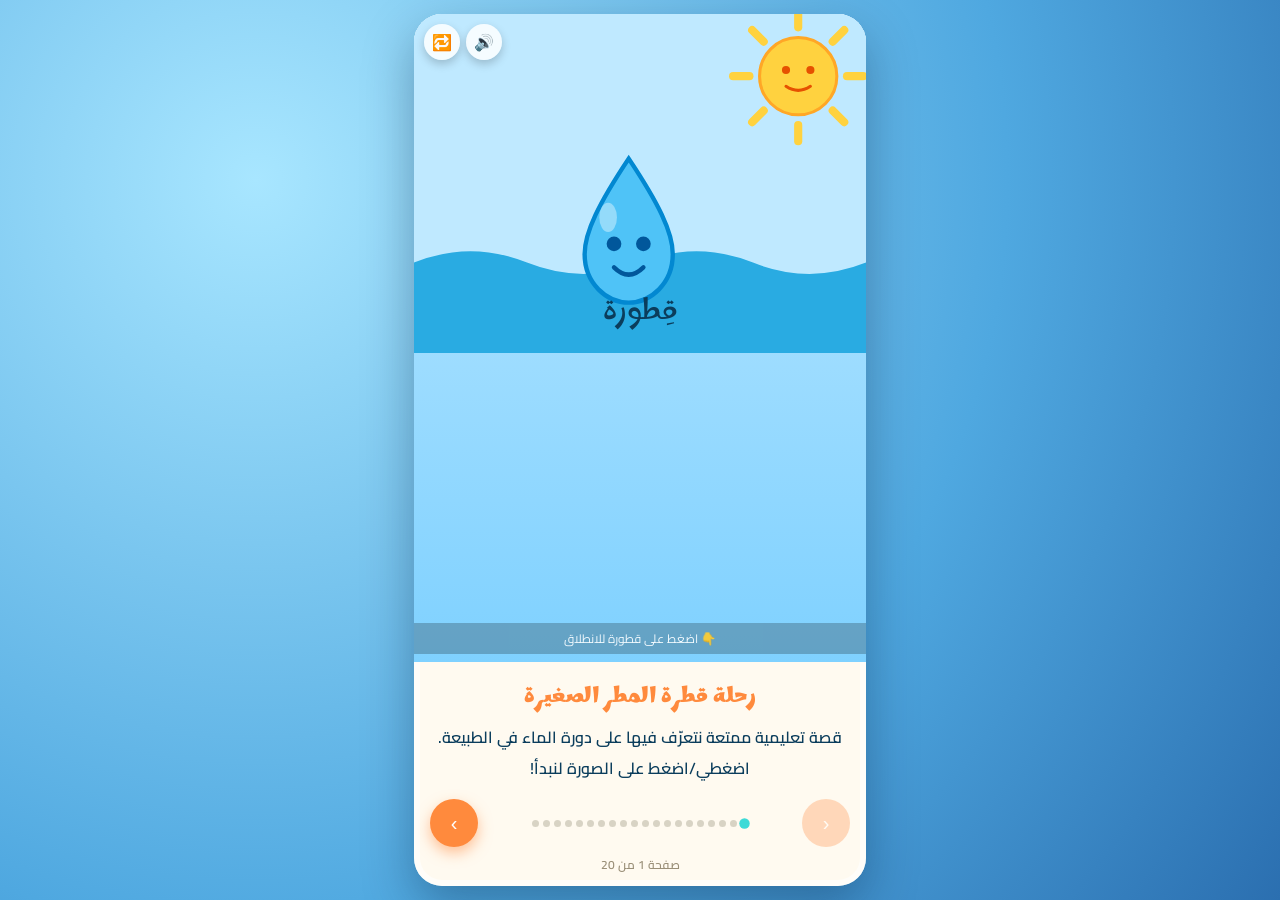
<file: story4/index.html>
<!DOCTYPE html>
<html lang="ar" dir="rtl">
<head>
<meta charset="UTF-8">
<meta name="viewport" content="width=device-width, initial-scale=1.0">
<title>رحلة قطرة المطر الصغيرة</title>
<link rel="preconnect" href="https://fonts.googleapis.com">
<link href="https://fonts.googleapis.com/css2?family=Marhey:wght@400;700&family=Cairo:wght@400;600;800&display=swap" rel="stylesheet">
<style>
  :root{
    --ink:#0b3d5c;
    --paper:#fffaf0;
    --accent:#ff8a3d;
    --accent2:#3ddad7;
  }
  *{box-sizing:border-box;}
  html,body{margin:0;padding:0;height:100%;}
  body{
    font-family:'Cairo',sans-serif;
    display:flex;
    align-items:center;
    justify-content:center;
    min-height:100vh;
    background:radial-gradient(circle at 20% 20%, #a8e6ff, #4fa8e0 60%, #2b6fb0);
    overflow:hidden;
    -webkit-tap-highlight-color: transparent;
  }
  .app{
    width:100%;
    max-width:480px;
    height:100vh;
    max-height:900px;
    padding:14px;
    display:flex;
  }
  .book{
    position:relative;
    width:100%;
    background:var(--paper);
    border-radius:28px;
    box-shadow:0 20px 50px rgba(0,30,60,0.35), inset 0 0 0 6px rgba(255,255,255,0.6);
    display:flex;
    flex-direction:column;
    overflow:hidden;
    transition:background 0.6s ease;
  }
  .stage-wrap{
    position:relative;
    flex:1 1 55%;
    min-height:0;
    overflow:hidden;
    transition:background 0.7s ease;
  }
  .stage-wrap svg{
    width:100%;
    height:100%;
    display:block;
  }
  .hint{
    position:absolute;
    bottom:8px;
    left:0;
    right:0;
    text-align:center;
    font-family:'Cairo',sans-serif;
    font-size:12px;
    color:#fff;
    background:rgba(0,0,0,0.25);
    padding:4px 0;
    opacity:0.9;
    pointer-events:none;
  }
  .textbox{
    flex:0 0 auto;
    padding:16px 20px 6px;
    text-align:center;
  }
  .page-title{
    font-family:'Marhey',sans-serif;
    font-weight:700;
    font-size:22px;
    color:var(--accent);
    margin:0 0 6px;
  }
  .page-text{
    font-size:16px;
    line-height:1.9;
    color:var(--ink);
    margin:0;
    font-weight:600;
  }
  .controls{
    display:flex;
    align-items:center;
    justify-content:space-between;
    padding:10px 16px 6px;
  }
  .nav-btn{
    width:48px;height:48px;
    border-radius:50%;
    border:none;
    background:var(--accent);
    color:#fff;
    font-size:20px;
    display:flex;align-items:center;justify-content:center;
    cursor:pointer;
    box-shadow:0 6px 14px rgba(255,138,61,0.5);
    transition:transform 0.15s ease, opacity 0.2s;
  }
  .nav-btn:active{transform:scale(0.88);}
  .nav-btn:disabled{opacity:0.3;cursor:default;box-shadow:none;}
  .dots{
    display:flex;
    gap:4px;
    flex-wrap:wrap;
    justify-content:center;
    max-width:60%;
  }
  .dot{
    width:7px;height:7px;border-radius:50%;
    background:#d8d3c4;
    transition:background 0.3s, transform 0.3s;
  }
  .dot.active{
    background:var(--accent2);
    transform:scale(1.5);
  }
  .counter{
    text-align:center;
    font-size:12px;
    color:#9a8f78;
    padding-bottom:10px;
    font-weight:600;
  }

  /* ---------- character & scenery styles ---------- */
  .drop-char{cursor:pointer; transition:transform 0.3s ease;}
  .drop-char:active{transform:scale(0.92);}
  .bounce{animation:bounce 0.6s ease;}
  @keyframes bounce{
    0%,100%{transform:translateY(0);}
    30%{transform:translateY(-14px);}
    60%{transform:translateY(2px);}
  }
  .float-up{animation:floatUp 1.4s ease forwards;}
  @keyframes floatUp{
    0%{transform:translateY(0) scale(1); opacity:1;}
    60%{transform:translateY(-70px) scale(0.85); opacity:0.8;}
    100%{transform:translateY(-140px) scale(0.5); opacity:0;}
  }
  .sun-group{cursor:pointer;}
  .rays{transform-origin:center; transition:transform 0.4s;}
  .sun-active .rays{animation:spinRays 2s linear infinite;}
  @keyframes spinRays{ to{ transform:rotate(360deg); } }
  .sun-warm circle:first-of-type{ filter:drop-shadow(0 0 12px #ffcf3d); }
  .cloud-shape{cursor:pointer; transition:transform 0.3s;}
  .cloud-shape:active{transform:scale(0.95);}
  .rain-line{
    opacity:0;
    animation:none;
  }
  .raining .rain-line{
    opacity:1;
    animation:fall 0.9s linear infinite;
  }
  @keyframes fall{
    0%{transform:translateY(0); opacity:0;}
    15%{opacity:1;}
    100%{transform:translateY(70px); opacity:0;}
  }
  .slide-target{transition:transform 1.1s cubic-bezier(.3,.7,.4,1);}
  .slide-active{transform:translate(90px,80px) scale(0.9);}
  .flower-shape{cursor:pointer; transform-origin:center; transition:transform 0.5s ease;}
  .flower-bloom{transform:scale(1.3);}
  .cup-fill{transition:transform 1s ease;}
  .cycle-group{transform-origin:200px 150px; transition:transform 1.2s ease;}
  .cycle-spin{transform:rotate(360deg);}
  .sparkle{
    opacity:0;
  }
  .show-sparkle{
    opacity:1;
    animation:twinkle 1s ease infinite;
  }
  @keyframes twinkle{
    0%,100%{opacity:0.2; transform:scale(0.8);}
    50%{opacity:1; transform:scale(1.2);}
  }

  /* quiz */
  .quiz-wrap{padding:0 20px 14px; display:flex; flex-direction:column; gap:8px;}
  .quiz-btn{
    font-family:'Cairo',sans-serif;
    font-weight:700;
    font-size:14px;
    padding:10px 14px;
    border-radius:14px;
    border:2px solid var(--accent2);
    background:#fff;
    color:var(--ink);
    cursor:pointer;
    transition:all 0.2s;
  }
  .quiz-btn:hover{background:#eafffb;}
  .quiz-btn.correct{background:#c6f6d5; border-color:#38a169; color:#276749;}
  .quiz-btn.wrong{background:#fed7d7; border-color:#e53e3e; color:#822727; animation:shake 0.4s;}
  @keyframes shake{
    0%,100%{transform:translateX(0);}
    25%{transform:translateX(-6px);}
    75%{transform:translateX(6px);}
  }
  .feedback{
    text-align:center;
    font-weight:700;
    font-size:14px;
    min-height:20px;
    color:var(--accent);
  }
  .confetti{
    position:absolute;
    inset:0;
    pointer-events:none;
    overflow:hidden;
  }
  .confetti span{
    position:absolute;
    top:-10px;
    font-size:18px;
    animation:confettiFall 1.8s ease-in forwards;
  }
  @keyframes confettiFall{
    to{ transform:translateY(320px) rotate(360deg); opacity:0; }
  }

  .narrator-bar{
    position:absolute;
    top:10px;
    left:10px;
    display:flex;
    gap:6px;
    z-index:5;
  }
  .narr-btn{
    width:36px;height:36px;
    border-radius:50%;
    border:none;
    background:rgba(255,255,255,0.85);
    color:var(--ink);
    font-size:16px;
    display:flex;align-items:center;justify-content:center;
    cursor:pointer;
    box-shadow:0 4px 10px rgba(0,0,0,0.2);
    transition:transform 0.15s ease, background 0.2s;
  }
  .narr-btn:active{transform:scale(0.85);}
  .narr-btn.speaking{
    background:var(--accent2);
    animation:pulseSpeak 0.9s ease infinite;
  }
  @keyframes pulseSpeak{
    0%,100%{box-shadow:0 0 0 0 rgba(61,218,215,0.6);}
    50%{box-shadow:0 0 0 8px rgba(61,218,215,0);}
  }
  .narr-btn.muted{
    opacity:0.55;
  }

  .cover-title{
    font-family:'Marhey',sans-serif;
    font-size:30px;
    color:var(--ink);
  }
</style>
</head>
<body>

<div class="app">
  <div class="book" id="book">
    <div class="stage-wrap" id="stageWrap">
      <div id="stage"></div>
      <div class="hint" id="hint"></div>
      <div class="narrator-bar" id="narratorBar">
        <button class="narr-btn" id="narrToggleBtn" title="تشغيل/إيقاف صوت الراوي">🔊</button>
        <button class="narr-btn" id="narrReplayBtn" title="إعادة الاستماع">🔁</button>
      </div>
    </div>
    <div class="textbox">
      <p class="page-title" id="pageTitle"></p>
      <p class="page-text" id="pageText"></p>
    </div>
    <div id="quizArea"></div>
    <div class="controls">
      <button class="nav-btn" id="prevBtn">‹</button>
      <div class="dots" id="dots"></div>
      <button class="nav-btn" id="nextBtn">›</button>
    </div>
    <div class="counter" id="counter"></div>
  </div>
</div>

<script>
/* ---------------- reusable svg pieces ---------------- */
function sunSVG(cx,cy,s,id,active){
  return `<g id="${id}" class="sun-group ${active?'sun-active sun-warm':''}" transform="translate(${cx},${cy}) scale(${s})">
    <g class="rays">
      ${Array.from({length:8}).map((_,i)=>`<rect x="-4" y="-68" width="8" height="24" rx="4" fill="#FFD23F" transform="rotate(${i*45})"/>`).join('')}
    </g>
    <circle r="38" fill="#FFD23F"/>
    <circle r="38" fill="none" stroke="#FFA726" stroke-width="3"/>
    <circle cx="-12" cy="-6" r="4" fill="#E65100"/>
    <circle cx="12" cy="-6" r="4" fill="#E65100"/>
    <path d="M-12,10 Q0,18 12,10" stroke="#E65100" stroke-width="3" fill="none" stroke-linecap="round"/>
  </g>`;
}
function cloudSVG(cx,cy,s,id,dark){
  const colors=['#FFFFFF','#E3E6E8','#B0BEC5','#78909C'];
  const c=colors[dark]||colors[0];
  return `<g id="${id}" class="cloud-shape" data-dark="${dark}" transform="translate(${cx},${cy}) scale(${s})">
    <ellipse cx="-38" cy="12" rx="34" ry="24" fill="${c}"/>
    <ellipse cx="0" cy="-8" rx="44" ry="34" fill="${c}"/>
    <ellipse cx="42" cy="12" rx="36" ry="26" fill="${c}"/>
    <ellipse cx="0" cy="26" rx="66" ry="20" fill="${c}"/>
  </g>`;
}
function rainLinesSVG(cx,cy){
  let out='';
  for(let i=0;i<5;i++){
    out+=`<line class="rain-line" x1="${cx-40+i*20}" y1="${cy+20}" x2="${cx-46+i*20}" y2="${cy+45}" stroke="#4FC3F7" stroke-width="4" stroke-linecap="round" style="animation-delay:${i*0.15}s"/>`;
  }
  return out;
}
function dropSVG(cx,cy,s,id,mood,extraClass){
  mood=mood||'happy';
  const mouth = mood==='happy'
    ? '<path d="M-10,34 Q0,44 10,34" stroke="#01579B" stroke-width="3" fill="none" stroke-linecap="round"/>'
    : '<circle cx="0" cy="36" r="5" fill="#01579B"/>';
  return `<g id="${id}" class="drop-char ${extraClass||''}" transform="translate(${cx},${cy}) scale(${s})">
    <path d="M0,-40 C20,-10 30,10 30,25 C30,45 15,58 0,58 C-15,58 -30,45 -30,25 C-30,10 -20,-10 0,-40 Z" fill="#4FC3F7" stroke="#0288D1" stroke-width="3"/>
    <ellipse cx="-14" cy="0" rx="6" ry="10" fill="#B3E5FC" opacity="0.7"/>
    <circle cx="-10" cy="18" r="5" fill="#01579B"/>
    <circle cx="10" cy="18" r="5" fill="#01579B"/>
    ${mouth}
  </g>`;
}
function seaSVG(color){
  return `<path d="M0,220 Q50,200 100,220 T200,220 T300,220 T400,220 V300 H0 Z" fill="${color}"/>`;
}
function mountainSVG(){
  return `<polygon points="0,230 90,100 160,230" fill="#8BC34A"/>
  <polygon points="120,230 220,90 320,230" fill="#7CB342"/>
  <polygon points="260,230 340,140 400,230" fill="#9CCC65"/>`;
}
function flowerSVG(cx,cy,id,bloomed){
  const petalColor = bloomed? '#F06292':'#F8BBD0';
  const scale = bloomed? 1:0.6;
  return `<g id="${id}" class="flower-shape ${bloomed?'flower-bloom':''}" transform="translate(${cx},${cy}) scale(${scale})">
    <line x1="0" y1="0" x2="0" y2="40" stroke="#4CAF50" stroke-width="5"/>
    <g>
      <ellipse cx="0" cy="-14" rx="10" ry="16" fill="${petalColor}"/>
      <ellipse cx="12" cy="-4" rx="10" ry="16" fill="${petalColor}" transform="rotate(72 12 -4)"/>
      <ellipse cx="7" cy="10" rx="10" ry="16" fill="${petalColor}" transform="rotate(144 7 10)"/>
      <ellipse cx="-7" cy="10" rx="10" ry="16" fill="${petalColor}" transform="rotate(216 -7 10)"/>
      <ellipse cx="-12" cy="-4" rx="10" ry="16" fill="${petalColor}" transform="rotate(288 -12 -4)"/>
      <circle r="8" fill="#FFEB3B"/>
    </g>
  </g>`;
}
function birdSVG(cx,cy){
  return `<path d="M${cx-10},${cy} Q${cx},${cy-10} ${cx+10},${cy} Q${cx},${cy-5} ${cx-10},${cy} Z" fill="#5D4037"/>`;
}
function sparkleSVG(cx,cy,id){
  return `<text id="${id}" class="sparkle" x="${cx}" y="${cy}" font-size="26">✨</text>`;
}

/* ---------------- narrator (text-to-speech) ---------------- */
const speechSupported = 'speechSynthesis' in window && 'SpeechSynthesisUtterance' in window;
let narratorOn = true;
let arabicVoice = null;
let userInteracted = false;
let speechConfirmedWorking = false;

function loadVoices(){
  if(!speechSupported) return;
  const voices = speechSynthesis.getVoices();
  arabicVoice = voices.find(v => v.lang && v.lang.toLowerCase().startsWith('ar')) || null;
}
if(speechSupported){
  loadVoices();
  speechSynthesis.onvoiceschanged = loadVoices;
} else {
  const bar = document.getElementById('narratorBar');
  if(bar) bar.style.display = 'none';
  showNarratorNotice('الصوت غير مدعوم في هذا العارض. افتح الملف في متصفح مثل Chrome أو Safari لتفعيل الراوي.');
}

function showNarratorNotice(msg){
  // تم تعطيل ظهور نصوص التنبيه بجانب أيقونة الراوي بطلب المستخدم.
  return;
}
function hideNarratorNotice(){
  const n = document.getElementById('narrNotice');
  if(n) n.style.display = 'none';
}

function speakText(text){
  if(!speechSupported || !text) return;
  try{
    speechSynthesis.cancel();
    const utter = new SpeechSynthesisUtterance(text);
    utter.lang = 'ar-SA';
    if(arabicVoice) utter.voice = arabicVoice;
    utter.rate = 0.92;
    utter.pitch = 1.05;
    utter.volume = 1;
    const btn = document.getElementById('narrToggleBtn');
    let started = false;
    utter.onstart = ()=>{ started = true; speechConfirmedWorking = true; hideNarratorNotice(); if(btn) btn.classList.add('speaking'); };
    utter.onend = ()=>{ if(btn) btn.classList.remove('speaking'); };
    utter.onerror = ()=>{
      if(btn) btn.classList.remove('speaking');
      showNarratorNotice('تعذّر تشغيل الصوت. جرّب فتح الملف مباشرة في متصفح (خارج المعاينة) والضغط على زر الراوي 🔊.');
    };
    speechSynthesis.speak(utter);
    // Some sandboxed environments accept speak() silently but never fire onstart.
    setTimeout(()=>{
      if(!started && !speechConfirmedWorking){
        showNarratorNotice('لم يبدأ الصوت. جرّب تنزيل الملف وفتحه مباشرة في متصفح، ثم اضغط 🔊.');
      }
    }, 1200);
  } catch(err){
    showNarratorNotice('تعذّر تشغيل الصوت في هذا العارض. افتح الملف في متصفح مثل Chrome لتفعيل الراوي.');
  }
}

function narrationTextForCurrentPage(){
  const p = pages[current];
  let text = `${p.title}. ${p.text}`;
  if(p.quiz && p.question) text += ` ${p.question}`;
  return text;
}

function narrateCurrentPage(){
  if(!narratorOn || !userInteracted) return;
  speakText(narrationTextForCurrentPage());
}

function markInteracted(){ userInteracted = true; }

document.getElementById('narrToggleBtn')?.addEventListener('click', ()=>{
  markInteracted();
  narratorOn = !narratorOn;
  const btn = document.getElementById('narrToggleBtn');
  if(narratorOn){
    btn.textContent = '🔊';
    btn.classList.remove('muted');
    narrateCurrentPage();
  } else {
    btn.textContent = '🔇';
    btn.classList.add('muted');
    if(speechSupported) speechSynthesis.cancel();
  }
});

document.getElementById('narrReplayBtn')?.addEventListener('click', ()=>{
  markInteracted();
  speakText(narrationTextForCurrentPage());
});

/* ---------------- page data ---------------- */
const pages = [
{
  bg:['#bfe9ff','#7fd1ff'], title:'رحلة قطرة المطر الصغيرة',
  text:'قصة تعليمية ممتعة نتعرّف فيها على دورة الماء في الطبيعة. اضغطي/اضغط على الصورة لنبدأ!',
  hint:'👇 اضغط على قطورة للانطلاق',
  svg:(P)=>`<svg viewBox="0 0 400 300">
    <rect width="400" height="300" fill="#bfe9ff"/>
    ${sunSVG(340,55,0.9,'p0sun',false)}
    ${seaSVG('#29ABE2')}
    ${dropSVG(190,180,1.3,'p0drop','happy','bounce')}
    <text x="200" y="270" text-anchor="middle" font-family="Marhey" font-size="26" fill="#0b3d5c">قِطورة</text>
  </svg>`,
  onClick:(id)=>{ if(id==='p0drop') bounceEl('p0drop'); }
},
{
  bg:['#a6e3ff','#5cc5f2'], title:'في البحر الكبير',
  text:'تعيش «قِطورة» وهي قطرة ماء صغيرة وسعيدة، في قلب البحر الكبير الأزرق، بين موجاته اللطيفة.',
  hint:'👇 اضغط على قطورة',
  svg:()=>`<svg viewBox="0 0 400 300">
    <rect width="400" height="300" fill="#a6e3ff"/>
    ${seaSVG('#1E88E5')}
    ${dropSVG(200,190,1.4,'p1drop','happy','')}
    <circle cx="90" cy="230" r="10" fill="#64B5F6" opacity="0.7"/>
    <circle cx="320" cy="245" r="14" fill="#64B5F6" opacity="0.7"/>
  </svg>`,
  onClick:(id)=>{ if(id==='p1drop') bounceEl('p1drop'); }
},
{
  bg:['#fff3c4','#ffd76a'], title:'شمس دافئة',
  text:'في يوم مشمس جدًا، أرسلت الشمس أشعتها الذهبية الدافئة نحو الماء.',
  hint:'☀️ اضغط على الشمس',
  svg:(active)=>`<svg viewBox="0 0 400 300">
    <rect width="400" height="300" fill="#fff3c4"/>
    ${seaSVG('#1E88E5')}
    ${sunSVG(160,90,1.5,'p2sun',active)}
    ${dropSVG(280,210,1.2,'p2drop','happy','')}
  </svg>`,
  onClick:(id,stage,state)=>{
    if(id==='p2sun'){
      state.sunOn = !state.sunOn;
      renderStage(state);
    }
  }
},
{
  bg:['#ffe4b5','#ffb347'], title:'تحوّل ساحر',
  text:'سخّنت الشمس قِطورة رويدًا رويدًا، فتحوّلت إلى بخار خفيف يطير في الهواء!',
  hint:'💨 اضغط على قِطورة لتطير',
  svg:(state)=>`<svg viewBox="0 0 400 300">
    <rect width="400" height="300" fill="#ffe4b5"/>
    ${seaSVG('#1E88E5')}
    ${sunSVG(320,70,1.1,'p3sun',true)}
    ${dropSVG(180,200,1.2,'p3drop','happy', state.flew?'float-up':'')}
  </svg>`,
  onClick:(id,stage,state)=>{
    if(id==='p3drop' && !state.flew){ state.flew=true; renderStage(state); }
  }
},
{
  bg:['#ffe9c7','#ffd28a'], title:'ما هو التبخّر؟',
  text:'هذه المرحلة تُسمى «التبخّر»: يتحوّل الماء من سائل إلى بخار خفيف، ويطير عاليًا في السماء.',
  hint:'',
  svg:()=>`<svg viewBox="0 0 400 300">
    <rect width="400" height="300" fill="#ffe9c7"/>
    ${sunSVG(200,110,1.6,'p4sun',true)}
    <path d="M150,220 Q170,180 150,150 Q130,120 150,90" stroke="#B3E5FC" stroke-width="8" fill="none" stroke-linecap="round" opacity="0.8"/>
    <path d="M250,230 Q270,190 250,160 Q230,130 250,100" stroke="#B3E5FC" stroke-width="8" fill="none" stroke-linecap="round" opacity="0.8"/>
    ${seaSVG('#1E88E5')}
  </svg>`,
  onClick:()=>{}
},
{
  bg:['#d7f0ff','#a9dcff'], title:'في السماء العالية',
  text:'طارت قِطورة عاليًا في السماء، وقابلت هناك آلاف القطرات الصغيرة الأخرى.',
  hint:'👇 اضغط لتجمع القطرات',
  svg:(state)=>`<svg viewBox="0 0 400 300">
    <rect width="400" height="300" fill="#d7f0ff"/>
    ${dropSVG(200,150,1.2,'p5center','happy','')}
    ${Array.from({length: state.gathered||0}).map((_,i)=>dropSVG(200+Math.cos(i*1.2)*70,150+Math.sin(i*1.2)*50,0.5,'g'+i,'happy','bounce')).join('')}
    ${birdSVG(80,60)}${birdSVG(110,50)}
  </svg>`,
  onClick:(id,stage,state)=>{
    if(id==='p5center'){
      state.gathered = Math.min((state.gathered||0)+1, 6);
      renderStage(state);
    }
  }
},
{
  bg:['#eef2f5','#cfd9df'], title:'ولادة السحابة',
  text:'تجمّعت كل القطرات معًا، وشكّلت سحابة بيضاء ناعمة كالقطن!',
  hint:'☁️ اضغط على السحابة',
  svg:()=>`<svg viewBox="0 0 400 300">
    <rect width="400" height="300" fill="#eef2f5"/>
    ${cloudSVG(200,130,1.6,'p6cloud',0)}
    ${dropSVG(200,220,1,'p6drop','happy','')}
  </svg>`,
  onClick:(id)=>{ if(id==='p6cloud') bounceEl('p6cloud'); }
},
{
  bg:['#e6eef2','#b9c6cd'], title:'السحابة تكبر',
  text:'كبرت السحابة وامتلأت بالماء، حتى صار لونها رماديًا داكنًا.',
  hint:'☁️ اضغط على السحابة عدّة مرات',
  svg:(state)=>`<svg viewBox="0 0 400 300">
    <rect width="400" height="300" fill="#e6eef2"/>
    ${cloudSVG(200,140,1.7,'p7cloud', Math.min(state.darkness||0,3))}
    ${dropSVG(90,240,0.8,'p7drop','worried','')}
  </svg>`,
  onClick:(id,stage,state)=>{
    if(id==='p7cloud'){
      state.darkness = Math.min((state.darkness||0)+1,3);
      renderStage(state);
    }
  }
},
{
  bg:['#dfe7ea','#a9b7bd'], title:'ما هو التكاثف؟',
  text:'هذه المرحلة تُسمى «التكاثف»: تتجمّع قطرات الماء الصغيرة داخل السحابة حتى تصبح ثقيلة.',
  hint:'',
  svg:()=>`<svg viewBox="0 0 400 300">
    <rect width="400" height="300" fill="#dfe7ea"/>
    ${cloudSVG(120,110,1.3,'a',3)}
    ${cloudSVG(260,150,1.5,'b',3)}
    ${mountainSVG()}
  </svg>`,
  onClick:()=>{}
},
{
  bg:['#8fa6b3','#5c7482'], title:'تبدأ الأمطار',
  text:'صارت السحابة ثقيلة جدًا، فبدأت تسقط منها قطرات المطر ببطء… ثم بسرعة!',
  hint:'🌧️ اضغط على السحابة لتُمطر',
  svg:(state)=>`<svg viewBox="0 0 400 300">
    <rect width="400" height="300" fill="#8fa6b3"/>
    <g id="p9cloudGroup" class="${state.raining?'raining':''}">
      ${cloudSVG(200,110,1.6,'p9cloud',3)}
      ${rainLinesSVG(200,140)}
    </g>
    ${mountainSVG()}
  </svg>`,
  onClick:(id,stage,state)=>{
    if(id==='p9cloud' || id==='p9cloudGroup'){ state.raining = true; renderStage(state); }
  }
},
{
  bg:['#c9dfc0','#9cc48a'], title:'على قمة الجبل',
  text:'سقطت قِطورة برفق على قمة جبل عالٍ أخضر، بين الأوراق وحبات الندى.',
  hint:'👇 اضغط على قِطورة',
  svg:()=>`<svg viewBox="0 0 400 300">
    <rect width="400" height="300" fill="#c9dfc0"/>
    ${mountainSVG()}
    ${dropSVG(160,110,1,'p10drop','happy','')}
  </svg>`,
  onClick:(id)=>{ if(id==='p10drop') bounceEl('p10drop'); }
},
{
  bg:['#c3ddc4','#8fc48f'], title:'انزلاقة ممتعة',
  text:'انزلقت قِطورة بسرعة وفرح على سفح الجبل الأخضر، متجهةً نحو الأسفل!',
  hint:'⛷️ اضغط على قِطورة لتنزلق',
  svg:(state)=>`<svg viewBox="0 0 400 300">
    <rect width="400" height="300" fill="#c3ddc4"/>
    ${mountainSVG()}
    ${dropSVG(120,110,1,'p11drop','happy', state.slid?'slide-target slide-active':'slide-target')}
  </svg>`,
  onClick:(id,stage,state)=>{
    if(id==='p11drop' && !state.slid){ state.slid=true; renderStage(state); }
  }
},
{
  bg:['#bfe3ea','#7fc9d6'], title:'نهر صغير',
  text:'انضمّت قِطورة إلى قطراتٍ أخرى، وتشكّل نهرٌ صغير يجري بمرح بين الصخور.',
  hint:'',
  svg:()=>`<svg viewBox="0 0 400 300">
    <rect width="400" height="300" fill="#bfe3ea"/>
    <path d="M40,60 Q160,120 120,200 Q90,260 220,280" stroke="#4FC3F7" stroke-width="34" fill="none" stroke-linecap="round"/>
    ${dropSVG(120,150,0.9,'p12drop','happy','bounce')}
    ${flowerSVG(300,220,'p12flower',true)}
  </svg>`,
  onClick:(id)=>{ if(id==='p12drop') bounceEl('p12drop'); }
},
{
  bg:['#d7ecd0','#a8d79a'], title:'حديقة عطشى',
  text:'مرّ النهر بجانب حديقة جميلة، ورأت قِطورة أزهارًا عطشى تنتظر قطرات الماء.',
  hint:'🌸 اضغط على الزهرة لتُزهر',
  svg:(state)=>`<svg viewBox="0 0 400 300">
    <rect width="400" height="300" fill="#d7ecd0"/>
    <path d="M0,240 Q200,220 400,240 V300 H0 Z" fill="#4FC3F7"/>
    ${flowerSVG(140,180,'p13flower', !!state.bloomed)}
    ${flowerSVG(230,190,'p13flower2', !!state.bloomed)}
    ${dropSVG(320,230,0.8,'p13drop','happy','')}
    ${state.bloomed? sparkleSVG(180,120,'sp1').replace('class="sparkle"','class="sparkle show-sparkle"'):''}
  </svg>`,
  onClick:(id,stage,state)=>{
    if(id==='p13flower' || id==='p13flower2'){ state.bloomed = true; renderStage(state); }
  }
},
{
  bg:['#e3f3da','#bfe3ac'], title:'الماء سرّ الحياة',
  text:'الماء يساعد النباتات والأزهار على النمو والازدهار، وتشرب منه الحيوانات أيضًا لتعيش بصحة جيدة.',
  hint:'',
  svg:()=>`<svg viewBox="0 0 400 300">
    <rect width="400" height="300" fill="#e3f3da"/>
    ${flowerSVG(110,180,'f1',true)}
    ${flowerSVG(200,190,'f2',true)}
    ${flowerSVG(290,175,'f3',true)}
    <path d="M0,240 Q200,220 400,240 V300 H0 Z" fill="#4FC3F7"/>
  </svg>`,
  onClick:()=>{}
},
{
  bg:['#ffe9c0','#ffd48a'], title:'قرية صغيرة',
  text:'مرّ النهر بقرية صغيرة، فملأ السكان أكوابهم وسقوا حقولهم بالماء النظيف.',
  hint:'🥤 اضغط لتصبّ الماء في الكوب',
  svg:(state)=>`<svg viewBox="0 0 400 300">
    <rect width="400" height="300" fill="#ffe9c0"/>
    <polygon points="120,180 120,120 170,90 220,120 220,180" fill="#EF9A5A"/>
    <polygon points="120,120 170,80 220,120" fill="#C1694B"/>
    <path d="M0,240 Q200,225 400,240 V300 H0 Z" fill="#4FC3F7"/>
    <g id="p15cup" transform="translate(280,200)">
      <rect x="-20" y="-10" width="40" height="55" rx="6" fill="#ffffff" stroke="#333" stroke-width="3"/>
      <rect x="-16" y="${state.poured?5:41}" width="32" height="${state.poured?40:0}" fill="#4FC3F7" style="transition:all 0.6s ease"/>
    </g>
  </svg>`,
  onClick:(id,stage,state)=>{
    if(id==='p15cup'){ state.poured = true; renderStage(state); }
  }
},
{
  bg:['#bfe0ee','#7cc0dc'], title:'العودة إلى البحر',
  text:'استمر النهر في جريانه، حتى وصل أخيرًا… إلى البحر الكبير! عادت قِطورة إلى بيتها الأول.',
  hint:'👇 اضغط على قِطورة',
  svg:()=>`<svg viewBox="0 0 400 300">
    <rect width="400" height="300" fill="#bfe0ee"/>
    ${seaSVG('#1E88E5')}
    ${dropSVG(200,190,1.4,'p16drop','happy','')}
    ${birdSVG(80,60)}
  </svg>`,
  onClick:(id)=>{ if(id==='p16drop') bounceEl('p16drop'); }
},
{
  bg:['#eaf6ff','#c5e6f9'], title:'دورة تتكرر',
  text:'وهكذا تتكرر الرحلة من جديد: بحر، ثم بخار، ثم سحاب، ثم مطر، ثم نهر… وأخيرًا بحر من جديد!',
  hint:'🔄 اضغط على الدائرة لتدور',
  svg:(state)=>`<svg viewBox="0 0 400 300">
    <rect width="400" height="300" fill="#eaf6ff"/>
    <g id="p17cycle" class="cycle-group ${state.spin?'cycle-spin':''}">
      ${sunSVG(200,60,0.7,'',false)}
      ${cloudSVG(320,120,0.8,'',1)}
      <path d="M200,150 A90,90 0 1 1 199,150" fill="none" stroke="#90A4AE" stroke-width="4" stroke-dasharray="10 8"/>
      ${dropSVG(90,150,0.6,'','happy','')}
      ${seaSVG('#1E88E5')}
    </g>
  </svg>`,
  onClick:(id,stage,state)=>{
    if(id==='p17cycle'){ state.spin=true; renderStage(state); }
  }
},
{
  bg:['#fff6e0','#ffe6a8'], title:'نعمة غالية',
  text:'تذكّروا يا أصدقائي: الماء نعمة غالية جدًا، فلنحافظ عليه، ولا نُبذّره أبدًا، ونشكر الله عليه!',
  hint:'',
  svg:()=>`<svg viewBox="0 0 400 300">
    <rect width="400" height="300" fill="#fff6e0"/>
    ${dropSVG(140,160,1.1,'','happy','')}
    ${flowerSVG(260,190,'ff',true)}
    ${sunSVG(320,70,0.9,'',false)}
  </svg>`,
  onClick:()=>{}
},
{
  bg:['#ffe0ec','#ffb8d4'], title:'أحسنت! 🎉',
  text:'أنهيتِ/أنهيت القصة بنجاح! والآن أجب عن هذا السؤال الصغير:',
  hint:'',
  quiz:true,
  question:'ماذا يحدث للماء عندما تُسخّنه الشمس؟',
  options:[
    {t:'يتجمّد', ok:false},
    {t:'يتبخّر ويطير في الهواء', ok:true},
    {t:'يختفي إلى الأبد', ok:false}
  ],
  svg:()=>`<svg viewBox="0 0 400 300">
    <rect width="400" height="300" fill="#ffe0ec"/>
    ${dropSVG(200,150,1.5,'','happy','bounce')}
  </svg>`,
  onClick:()=>{}
}
];

/* ---------------- state & rendering ---------------- */
let current = 0;
const pageStates = pages.map(()=>({}));

function bounceEl(id){
  const el = document.getElementById(id);
  if(!el) return;
  el.classList.remove('bounce');
  requestAnimationFrame(()=>{ el.classList.add('bounce'); });
}

function renderStage(state){
  const p = pages[current];
  document.getElementById('stage').innerHTML = p.svg(state);
}

function renderPage(){
  const p = pages[current];
  const book = document.getElementById('book');
  const stageWrap = document.getElementById('stageWrap');
  book.style.background = `linear-gradient(180deg, #fffaf0, #fffaf0)`;
  stageWrap.style.background = `linear-gradient(180deg, ${p.bg[0]}, ${p.bg[1]})`;

  document.getElementById('pageTitle').textContent = p.title;
  document.getElementById('pageText').textContent = p.text;
  document.getElementById('hint').textContent = p.hint || '';

  renderStage(pageStates[current]);

  // quiz area
  const quizArea = document.getElementById('quizArea');
  quizArea.innerHTML = '';
  if(p.quiz){
    const wrap = document.createElement('div');
    wrap.className = 'quiz-wrap';
    const q = document.createElement('div');
    q.style.fontWeight = '800';
    q.style.textAlign = 'center';
    q.style.color = 'var(--ink)';
    q.style.marginBottom = '4px';
    q.textContent = p.question;
    wrap.appendChild(q);
    const feedback = document.createElement('div');
    feedback.className = 'feedback';
    p.options.forEach((opt)=>{
      const btn = document.createElement('button');
      btn.className = 'quiz-btn';
      btn.textContent = opt.t;
      btn.onclick = ()=>{
        if(opt.ok){
          btn.classList.add('correct');
          feedback.textContent = 'إجابة صحيحة! أحسنت يا بطل 🌟';
          launchConfetti();
          if(narratorOn) speakText(feedback.textContent);
        } else {
          btn.classList.add('wrong');
          feedback.textContent = 'حاول مرة أخرى!';
          if(narratorOn) speakText(feedback.textContent);
          setTimeout(()=>btn.classList.remove('wrong'), 500);
        }
      };
      wrap.appendChild(btn);
    });
    wrap.appendChild(feedback);
    quizArea.appendChild(wrap);
  }

  // dots
  const dots = document.getElementById('dots');
  dots.innerHTML = '';
  pages.forEach((_,i)=>{
    const d = document.createElement('div');
    d.className = 'dot' + (i===current?' active':'');
    dots.appendChild(d);
  });

  document.getElementById('counter').textContent = `صفحة ${current+1} من ${pages.length}`;
  document.getElementById('prevBtn').disabled = current===0;
  document.getElementById('nextBtn').disabled = current===pages.length-1;

  narrateCurrentPage();
}

function launchConfetti(){
  const wrap = document.createElement('div');
  wrap.className = 'confetti';
  const emojis = ['🎉','✨','🌟','💧','🎊'];
  for(let i=0;i<24;i++){
    const s = document.createElement('span');
    s.textContent = emojis[i%emojis.length];
    s.style.left = Math.random()*100+'%';
    s.style.animationDelay = (Math.random()*0.6)+'s';
    wrap.appendChild(s);
  }
  document.getElementById('book').appendChild(wrap);
  setTimeout(()=>wrap.remove(), 2200);
}

/* stage click delegation */
document.getElementById('stage').addEventListener('click', (e)=>{
  markInteracted();
  let el = e.target;
  while(el && el !== e.currentTarget){
    if(el.id){
      const p = pages[current];
      if(p.onClick) p.onClick(el.id, el, pageStates[current]);
      return;
    }
    el = el.parentElement;
  }
});

document.getElementById('prevBtn').addEventListener('click', ()=>{
  markInteracted();
  if(current>0){ current--; renderPage(); }
});
document.getElementById('nextBtn').addEventListener('click', ()=>{
  markInteracted();
  if(current<pages.length-1){ current++; renderPage(); }
});
document.addEventListener('keydown', (e)=>{
  markInteracted();
  if(e.key==='ArrowLeft' && current<pages.length-1){ current++; renderPage(); }
  if(e.key==='ArrowRight' && current>0){ current--; renderPage(); }
});

renderPage();
</script>
</body>
</html>
</file>
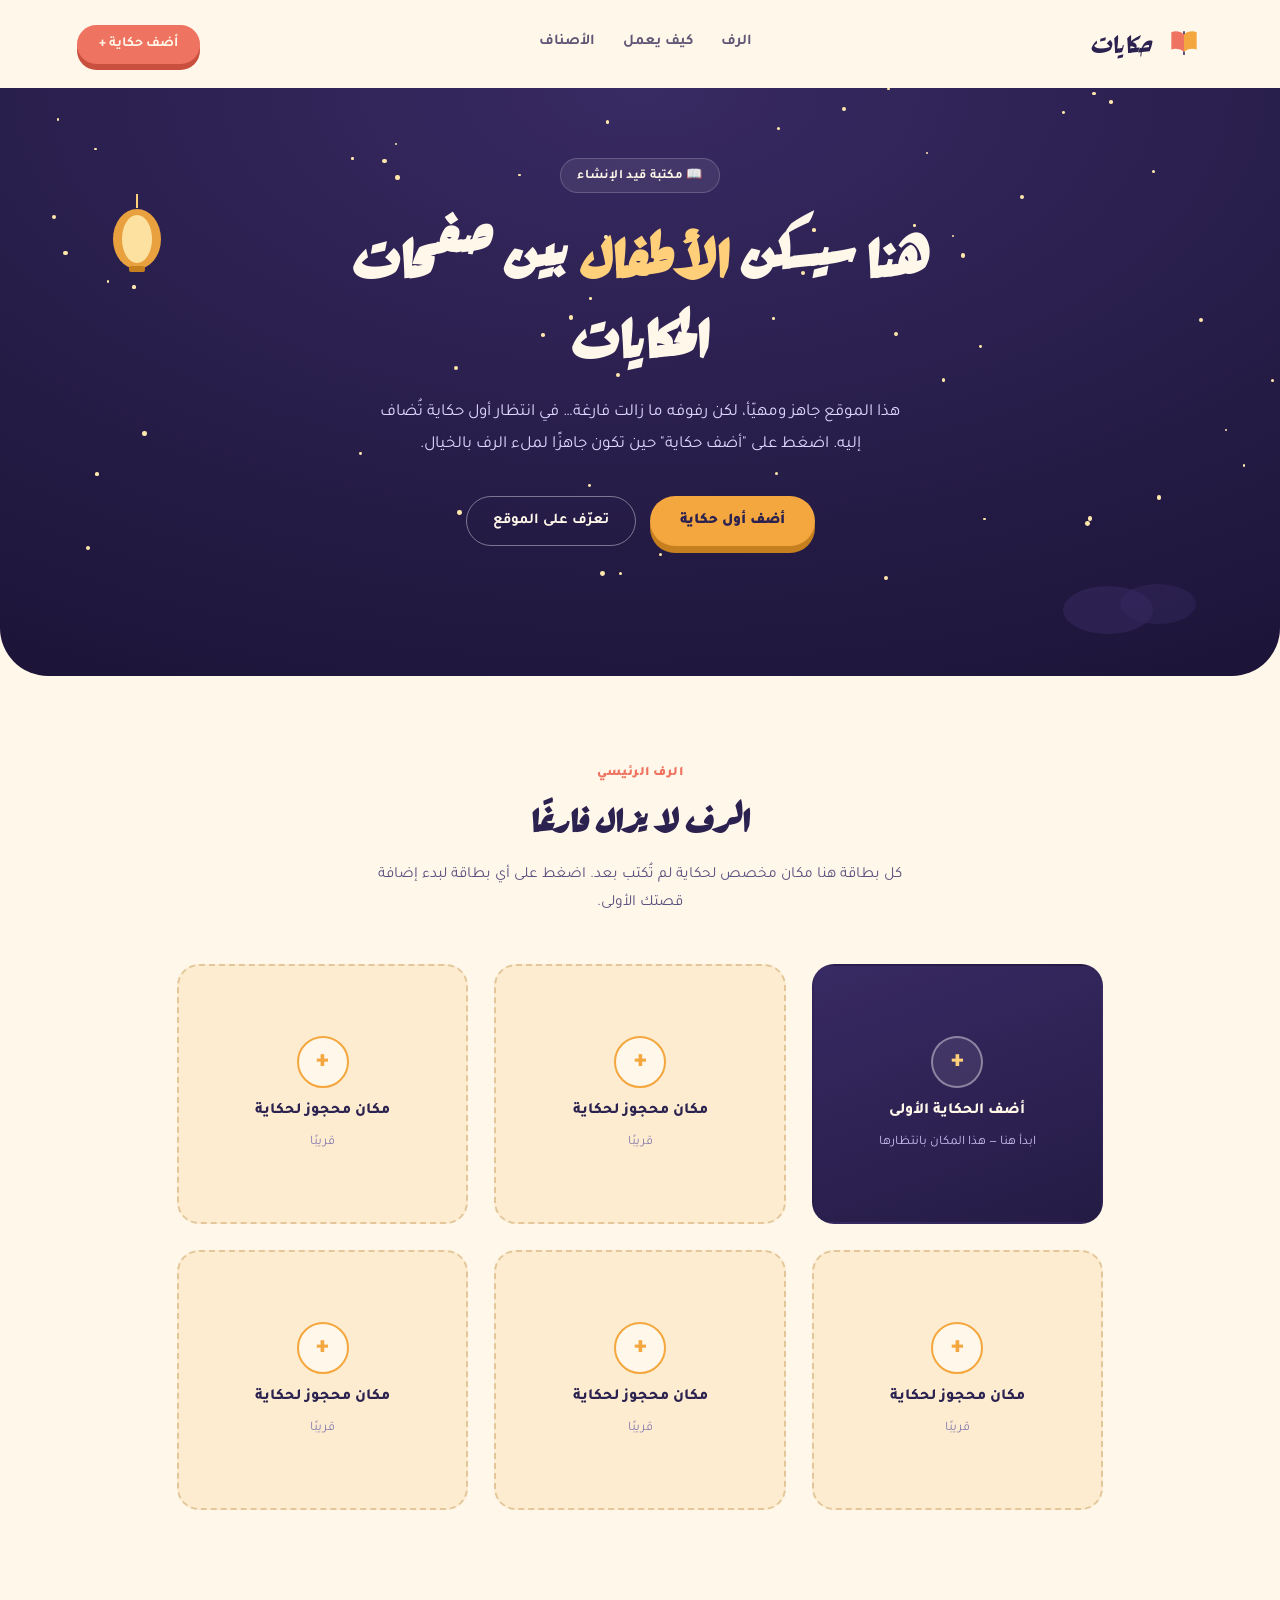
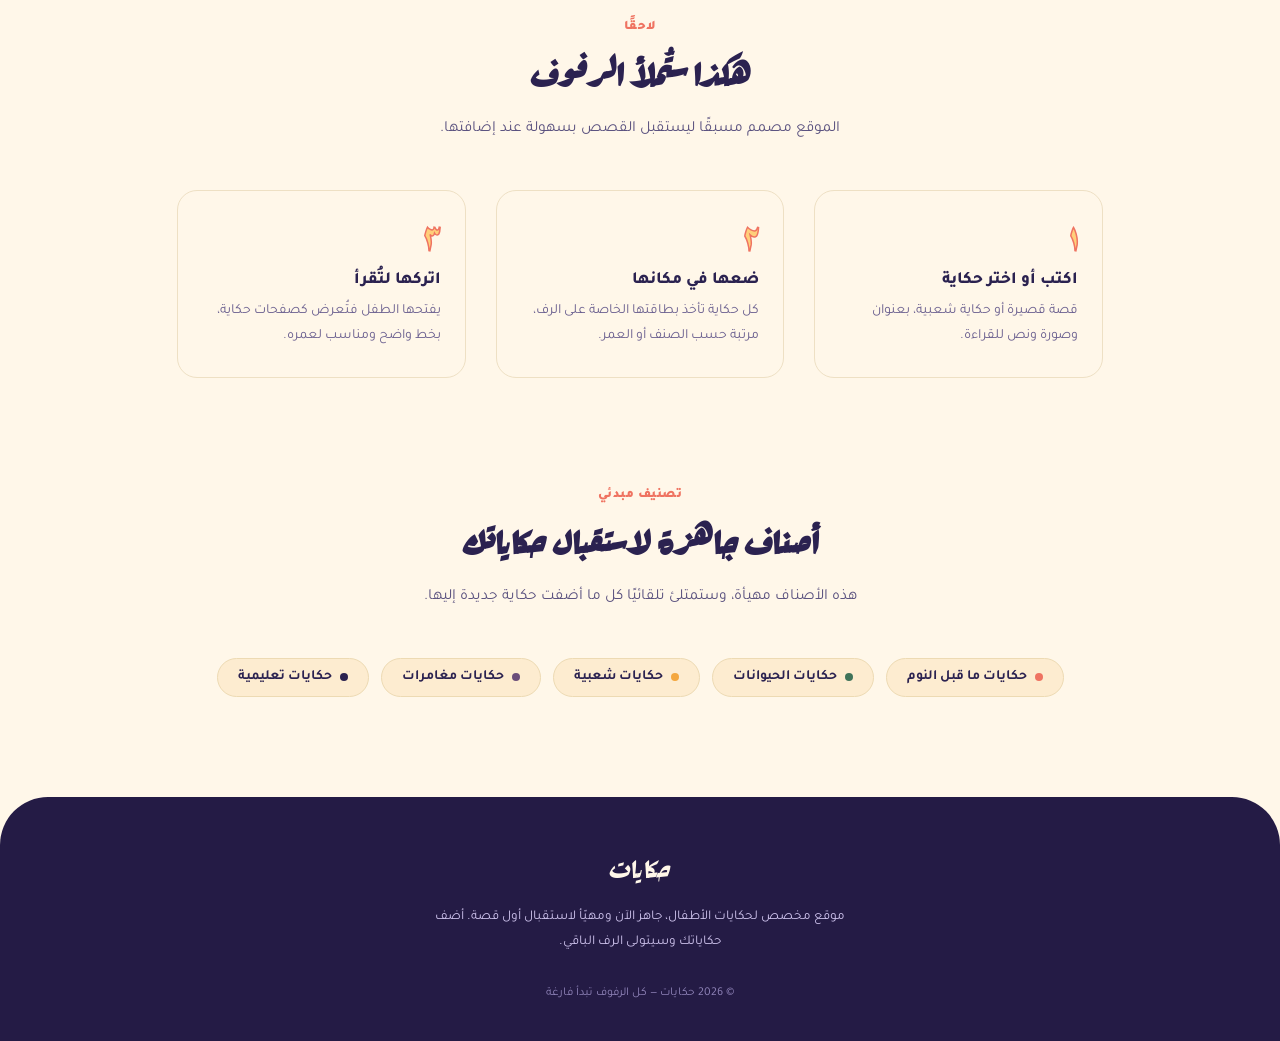
<file: hikayat_3.html>
<!DOCTYPE html>
<html lang="ar" dir="rtl">
<head>
<meta charset="UTF-8">
<meta name="viewport" content="width=device-width, initial-scale=1.0">
<title>حكايات — عالم قصص الأطفال</title>
<link rel="preconnect" href="https://fonts.googleapis.com">
<link rel="preconnect" href="https://fonts.gstatic.com" crossorigin>
<link href="https://fonts.googleapis.com/css2?family=Rakkas&family=Tajawal:wght@400;500;700;900&display=swap" rel="stylesheet">
<style>
  :root{
    --night: #241b45;
    --night-2: #382a63;
    --paper: #fff7e9;
    --paper-2: #fdecd0;
    --lantern: #f4a73e;
    --lantern-2: #ffcf7a;
    --coral: #ef7361;
    --leaf: #3f7359;
    --ink: #2b2250;
    --star: #ffe8ac;
  }

  *{ box-sizing: border-box; }
  html,body{ margin:0; padding:0; }
  body{
    background: var(--paper);
    color: var(--ink);
    font-family: 'Tajawal', sans-serif;
    overflow-x: hidden;
  }
  ::selection{ background: var(--lantern-2); }

  @media (prefers-reduced-motion: reduce){
    *{ animation: none !important; transition: none !important; }
  }

  /* ---------- top bar ---------- */
  .topbar{
    display:flex; align-items:center; justify-content:space-between;
    padding: 22px 6vw;
    position: relative;
    z-index: 5;
  }
  .brand{
    display:flex; align-items:center; gap:12px;
    font-family:'Rakkas', serif;
    font-size: 30px;
    color: var(--ink);
    text-decoration:none;
  }
  .brand svg{ width:38px; height:38px; flex-shrink:0; }
  .topbar nav{
    display:flex; gap:28px;
    font-weight:700;
    font-size:15px;
  }
  .topbar nav a{
    color: var(--ink);
    text-decoration:none;
    opacity:.75;
    position:relative;
    padding-bottom:4px;
  }
  .topbar nav a:hover{ opacity:1; }
  .topbar nav a::after{
    content:''; position:absolute; right:0; bottom:0; height:2px; width:0;
    background: var(--coral); transition: width .25s ease;
  }
  .topbar nav a:hover::after{ width:100%; }
  .add-btn{
    background: var(--coral);
    color: var(--paper);
    border:none;
    border-radius: 999px;
    padding: 11px 22px;
    font-weight:700;
    font-size: 14px;
    font-family:'Tajawal', sans-serif;
    cursor:pointer;
    box-shadow: 0 6px 0 #c9503f;
    transition: transform .15s ease, box-shadow .15s ease;
  }
  .add-btn:hover{ transform: translateY(-2px); }
  .add-btn:active{ transform: translateY(2px); box-shadow: 0 3px 0 #c9503f; }
  .add-btn:focus-visible, a:focus-visible, button:focus-visible{
    outline: 3px solid var(--leaf); outline-offset: 3px;
  }

  /* ---------- hero: night sky over the storybook shelf ---------- */
  .hero{
    position: relative;
    background: radial-gradient(120% 140% at 50% 0%, var(--night-2) 0%, var(--night) 55%, #17102f 100%);
    padding: 70px 6vw 130px;
    color: var(--paper);
    border-radius: 0 0 48px 48px;
    overflow: hidden;
  }
  .stars{ position:absolute; inset:0; }
  .star{
    position:absolute; width:4px; height:4px; border-radius:50%;
    background: var(--star);
    animation: twinkle 3.4s ease-in-out infinite;
  }
  @keyframes twinkle{ 0%,100%{opacity:.25; transform:scale(1);} 50%{opacity:1; transform:scale(1.6);} }

  .hero-inner{
    position:relative; z-index:2;
    max-width: 720px;
    margin: 0 auto;
    text-align:center;
  }
  .eyebrow{
    display:inline-flex; align-items:center; gap:8px;
    background: rgba(255,255,255,.08);
    border: 1px solid rgba(255,255,255,.18);
    padding: 7px 16px;
    border-radius: 999px;
    font-size: 13px;
    font-weight:700;
    letter-spacing:.3px;
    margin-bottom: 26px;
  }
  .hero h1{
    font-family:'Rakkas', serif;
    font-size: clamp(38px, 6vw, 64px);
    line-height:1.25;
    margin: 0 0 18px;
  }
  .hero h1 span{ color: var(--lantern-2); }
  .hero p{
    font-size: 17px;
    line-height:1.9;
    color: #dfd7ff;
    max-width: 520px;
    margin: 0 auto 34px;
  }
  .hero-cta{
    display:inline-flex; gap:14px; flex-wrap:wrap; justify-content:center;
  }
  .btn-primary{
    background: var(--lantern);
    color: var(--ink);
    border:none; border-radius:999px;
    padding: 15px 30px;
    font-weight:900; font-size:15px;
    font-family:'Tajawal', sans-serif;
    cursor:pointer;
    box-shadow: 0 7px 0 #c67f1f;
    transition: transform .15s ease, box-shadow .15s ease;
  }
  .btn-primary:hover{ transform: translateY(-2px); }
  .btn-primary:active{ transform: translateY(2px); box-shadow: 0 3px 0 #c67f1f; }
  .btn-ghost{
    background: transparent;
    border: 1.5px solid rgba(255,255,255,.4);
    color: var(--paper);
    border-radius:999px;
    padding: 15px 26px;
    font-weight:700; font-size:15px;
    font-family:'Tajawal', sans-serif;
    cursor:pointer;
  }
  .btn-ghost:hover{ background: rgba(255,255,255,.08); }

  /* floating lantern */
  .lantern-wrap{
    position:absolute; left: 8%; top: 18%;
    animation: float 5s ease-in-out infinite;
    z-index:1;
  }
  @keyframes float{ 0%,100%{ transform: translateY(0); } 50%{ transform: translateY(-16px); } }

  .cloud-shelf{
    position:absolute; right: 6%; bottom: 6%;
    opacity:.9;
    animation: float 6.5s ease-in-out infinite;
    animation-delay: .4s;
  }

  /* ---------- section wrapper ---------- */
  section.block{
    max-width: 1080px;
    margin: 0 auto;
    padding: 90px 6vw 20px;
  }
  .section-head{
    text-align:center;
    max-width: 560px;
    margin: 0 auto 46px;
  }
  .section-head .kicker{
    color: var(--coral);
    font-weight:900;
    font-size:13px;
    letter-spacing:.5px;
    display:block;
    margin-bottom: 10px;
  }
  .section-head h2{
    font-family:'Rakkas', serif;
    font-size: clamp(26px, 3.4vw, 38px);
    margin: 0 0 12px;
    color: var(--ink);
  }
  .section-head p{
    color: #59507e;
    font-size: 15.5px;
    line-height:1.85;
    margin:0;
  }

  /* ---------- the empty shelf: where stories will live ---------- */
  .shelf{
    display:grid;
    grid-template-columns: repeat(3, 1fr);
    gap: 26px;
  }
  @media (max-width: 880px){ .shelf{ grid-template-columns: repeat(2, 1fr); } }
  @media (max-width: 560px){ .shelf{ grid-template-columns: 1fr; } }

  .slot{
    background: var(--paper-2);
    border: 2.5px dashed #e3c79a;
    border-radius: 22px;
    min-height: 260px;
    display:flex; flex-direction:column; align-items:center; justify-content:center;
    text-align:center;
    padding: 30px 22px;
    gap: 14px;
    transition: transform .2s ease, border-color .2s ease, background .2s ease;
    cursor: pointer;
  }
  .slot:hover{
    transform: translateY(-4px);
    border-color: var(--coral);
    background: #fef2df;
  }
  .slot .plus{
    width:52px; height:52px;
    border-radius:50%;
    background: var(--paper);
    border: 2px solid var(--lantern);
    display:flex; align-items:center; justify-content:center;
    color: var(--lantern);
    font-size: 26px;
    font-weight:900;
    transition: background .2s ease, color .2s ease;
  }
  .slot:hover .plus{ background: var(--coral); color: var(--paper); border-color: var(--coral); }
  .slot .slot-title{ font-weight:800; font-size:15.5px; color: var(--ink); }
  .slot .slot-sub{ font-size: 13px; color:#8b7fae; }

  .slot.featured{
    grid-column: span 1;
    background: linear-gradient(160deg, var(--night-2), var(--night));
    border-style: solid;
    border-color: transparent;
    color: var(--paper);
  }
  .slot.featured .plus{ background: rgba(255,255,255,.08); border-color: rgba(255,255,255,.4); color: var(--lantern-2); }
  .slot.featured:hover .plus{ background: var(--lantern); color: var(--ink); border-color: var(--lantern); }
  .slot.featured .slot-title{ color: var(--paper); }
  .slot.featured .slot-sub{ color: #c9bdf0; }

  /* ---------- how it will work ---------- */
  .steps{
    display:grid;
    grid-template-columns: repeat(3, 1fr);
    gap: 30px;
  }
  @media (max-width: 760px){ .steps{ grid-template-columns: 1fr; } }
  .step{
    background: var(--paper);
    border: 1px solid #eee0c4;
    border-radius: 20px;
    padding: 28px 24px;
    position: relative;
  }
  .step .num{
    font-family:'Rakkas', serif;
    font-size: 40px;
    color: var(--lantern-2);
    -webkit-text-stroke: 1.5px var(--coral);
    line-height:1;
    margin-bottom: 12px;
    display:block;
  }
  .step h3{ margin: 0 0 8px; font-size: 17px; font-weight:800; color: var(--ink); }
  .step p{ margin:0; font-size: 14px; line-height:1.8; color:#6a5f8f; }

  /* ---------- categories teaser ---------- */
  .tags{
    display:flex; flex-wrap:wrap; gap:12px; justify-content:center;
  }
  .tag{
    background: var(--paper-2);
    border: 1px solid #eddab3;
    border-radius: 999px;
    padding: 10px 20px;
    font-size: 14px;
    font-weight:700;
    color: var(--ink);
    display:flex; align-items:center; gap:8px;
  }
  .tag .dot{ width:8px; height:8px; border-radius:50%; }

  /* ---------- footer ---------- */
  footer{
    margin-top: 80px;
    background: var(--night);
    color: #cfc4ee;
    padding: 50px 6vw 30px;
    border-radius: 48px 48px 0 0;
    text-align:center;
  }
  footer .brand{ color: var(--paper); justify-content:center; margin-bottom:14px; }
  footer p{ font-size: 13.5px; line-height:1.9; max-width:420px; margin: 0 auto 6px; }
  footer .fine{ margin-top: 26px; font-size:12px; color:#8f83b8; }
</style>
</head>
<body>

<div class="topbar">
  <a href="#" class="brand" aria-label="حكايات - الصفحة الرئيسية">
    <svg viewBox="0 0 48 48" fill="none" xmlns="http://www.w3.org/2000/svg">
      <path d="M24 8 L24 38" stroke="#382a63" stroke-width="2"/>
      <path d="M24 12c-4-4-11-5-16-3 0 10 0 18 0 22 5-2 12-1 16 3" fill="#ef7361"/>
      <path d="M24 12c4-4 11-5 16-3 0 10 0 18 0 22-5-2-12-1-16 3" fill="#f4a73e"/>
    </svg>
    حكايات
  </a>
  <nav>
    <a href="#shelf">الرف</a>
    <a href="#how">كيف يعمل</a>
    <a href="#categories">الأصناف</a>
  </nav>
  <button class="add-btn" type="button">أضف حكاية +</button>
</div>

<section class="hero">
  <div class="stars" id="stars"></div>

  <div class="lantern-wrap">
    <svg width="70" height="90" viewBox="0 0 70 90" fill="none" xmlns="http://www.w3.org/2000/svg">
      <line x1="35" y1="0" x2="35" y2="14" stroke="#ffcf7a" stroke-width="2"/>
      <ellipse cx="35" cy="45" rx="24" ry="30" fill="#f4a73e" opacity="0.95"/>
      <ellipse cx="35" cy="45" rx="15" ry="24" fill="#ffe8ac" opacity="0.9"/>
      <rect x="27" y="72" width="16" height="6" rx="2" fill="#c67f1f"/>
    </svg>
  </div>

  <svg class="cloud-shelf" width="140" height="70" viewBox="0 0 140 70" fill="none" xmlns="http://www.w3.org/2000/svg">
    <ellipse cx="45" cy="40" rx="45" ry="24" fill="#382a63" opacity="0.6"/>
    <ellipse cx="95" cy="34" rx="38" ry="20" fill="#382a63" opacity="0.5"/>
  </svg>

  <div class="hero-inner">
    <span class="eyebrow">📖 مكتبة قيد الإنشاء</span>
    <h1>هنا سيسكن <span>الأطفال</span> بين صفحات الحكايات</h1>
    <p>هذا الموقع جاهز ومهيّأ، لكن رفوفه ما زالت فارغة… في انتظار أول حكاية تُضاف إليه. اضغط على "أضف حكاية" حين تكون جاهزًا لملء الرف بالخيال.</p>
    <div class="hero-cta">
      <button class="btn-primary" type="button">أضف أول حكاية</button>
      <button class="btn-ghost" type="button">تعرّف على الموقع</button>
    </div>
  </div>
</section>

<section class="block" id="shelf">
  <div class="section-head">
    <span class="kicker">الرف الرئيسي</span>
    <h2>الرف لا يزال فارغًا</h2>
    <p>كل بطاقة هنا مكان مخصص لحكاية لم تُكتب بعد. اضغط على أي بطاقة لبدء إضافة قصتك الأولى.</p>
  </div>
  <div class="shelf">
    <div class="slot featured" tabindex="0" role="button">
      <div class="plus">+</div>
      <div class="slot-title">أضف الحكاية الأولى</div>
      <div class="slot-sub">ابدأ هنا — هذا المكان بانتظارها</div>
    </div>
    <div class="slot" tabindex="0" role="button">
      <div class="plus">+</div>
      <div class="slot-title">مكان محجوز لحكاية</div>
      <div class="slot-sub">قريبًا</div>
    </div>
    <div class="slot" tabindex="0" role="button">
      <div class="plus">+</div>
      <div class="slot-title">مكان محجوز لحكاية</div>
      <div class="slot-sub">قريبًا</div>
    </div>
    <div class="slot" tabindex="0" role="button">
      <div class="plus">+</div>
      <div class="slot-title">مكان محجوز لحكاية</div>
      <div class="slot-sub">قريبًا</div>
    </div>
    <div class="slot" tabindex="0" role="button">
      <div class="plus">+</div>
      <div class="slot-title">مكان محجوز لحكاية</div>
      <div class="slot-sub">قريبًا</div>
    </div>
    <div class="slot" tabindex="0" role="button">
      <div class="plus">+</div>
      <div class="slot-title">مكان محجوز لحكاية</div>
      <div class="slot-sub">قريبًا</div>
    </div>
  </div>
</section>

<section class="block" id="how">
  <div class="section-head">
    <span class="kicker">لاحقًا</span>
    <h2>هكذا ستُملأ الرفوف</h2>
    <p>الموقع مصمم مسبقًا ليستقبل القصص بسهولة عند إضافتها.</p>
  </div>
  <div class="steps">
    <div class="step">
      <span class="num">١</span>
      <h3>اكتب أو اختر حكاية</h3>
      <p>قصة قصيرة أو حكاية شعبية، بعنوان وصورة ونص للقراءة.</p>
    </div>
    <div class="step">
      <span class="num">٢</span>
      <h3>ضعها في مكانها</h3>
      <p>كل حكاية تأخذ بطاقتها الخاصة على الرف، مرتبة حسب الصنف أو العمر.</p>
    </div>
    <div class="step">
      <span class="num">٣</span>
      <h3>اتركها لتُقرأ</h3>
      <p>يفتحها الطفل فتُعرض كصفحات حكاية، بخط واضح ومناسب لعمره.</p>
    </div>
  </div>
</section>

<section class="block" id="categories">
  <div class="section-head">
    <span class="kicker">تصنيف مبدئي</span>
    <h2>أصناف جاهزة لاستقبال حكاياتك</h2>
    <p>هذه الأصناف مهيأة، وستمتلئ تلقائيًا كل ما أضفت حكاية جديدة إليها.</p>
  </div>
  <div class="tags">
    <span class="tag"><span class="dot" style="background:#ef7361"></span> حكايات ما قبل النوم</span>
    <span class="tag"><span class="dot" style="background:#3f7359"></span> حكايات الحيوانات</span>
    <span class="tag"><span class="dot" style="background:#f4a73e"></span> حكايات شعبية</span>
    <span class="tag"><span class="dot" style="background:#6b4e7a"></span> حكايات مغامرات</span>
    <span class="tag"><span class="dot" style="background:#2b2250"></span> حكايات تعليمية</span>
  </div>
</section>

<footer>
  <a href="#" class="brand"><span>حكايات</span></a>
  <p>موقع مخصص لحكايات الأطفال، جاهز الآن ومهيّأ لاستقبال أول قصة. أضف حكاياتك وسيتولى الرف الباقي.</p>
  <p class="fine">© 2026 حكايات — كل الرفوف تبدأ فارغة</p>
</footer>

<script>
  // scatter twinkling stars across the hero sky
  const starsContainer = document.getElementById('stars');
  const starCount = 60;
  for (let i = 0; i < starCount; i++) {
    const s = document.createElement('div');
    s.className = 'star';
    s.style.left = Math.random() * 100 + '%';
    s.style.top = Math.random() * 85 + '%';
    s.style.animationDelay = (Math.random() * 3.4) + 's';
    const size = 2 + Math.random() * 3;
    s.style.width = size + 'px';
    s.style.height = size + 'px';
    starsContainer.appendChild(s);
  }

  // clicking any empty slot / add button scrolls to shelf as a gentle nudge
  document.querySelectorAll('.slot, .add-btn, .btn-primary').forEach(el => {
    el.addEventListener('click', () => {
      document.getElementById('shelf').scrollIntoView({ behavior: 'smooth', block: 'start' });
    });
  });
  document.querySelectorAll('.slot').forEach(el => {
    el.addEventListener('keydown', (e) => {
      if (e.key === 'Enter' || e.key === ' ') el.click();
    });
  });
</script>

</body>
</html>
</file>
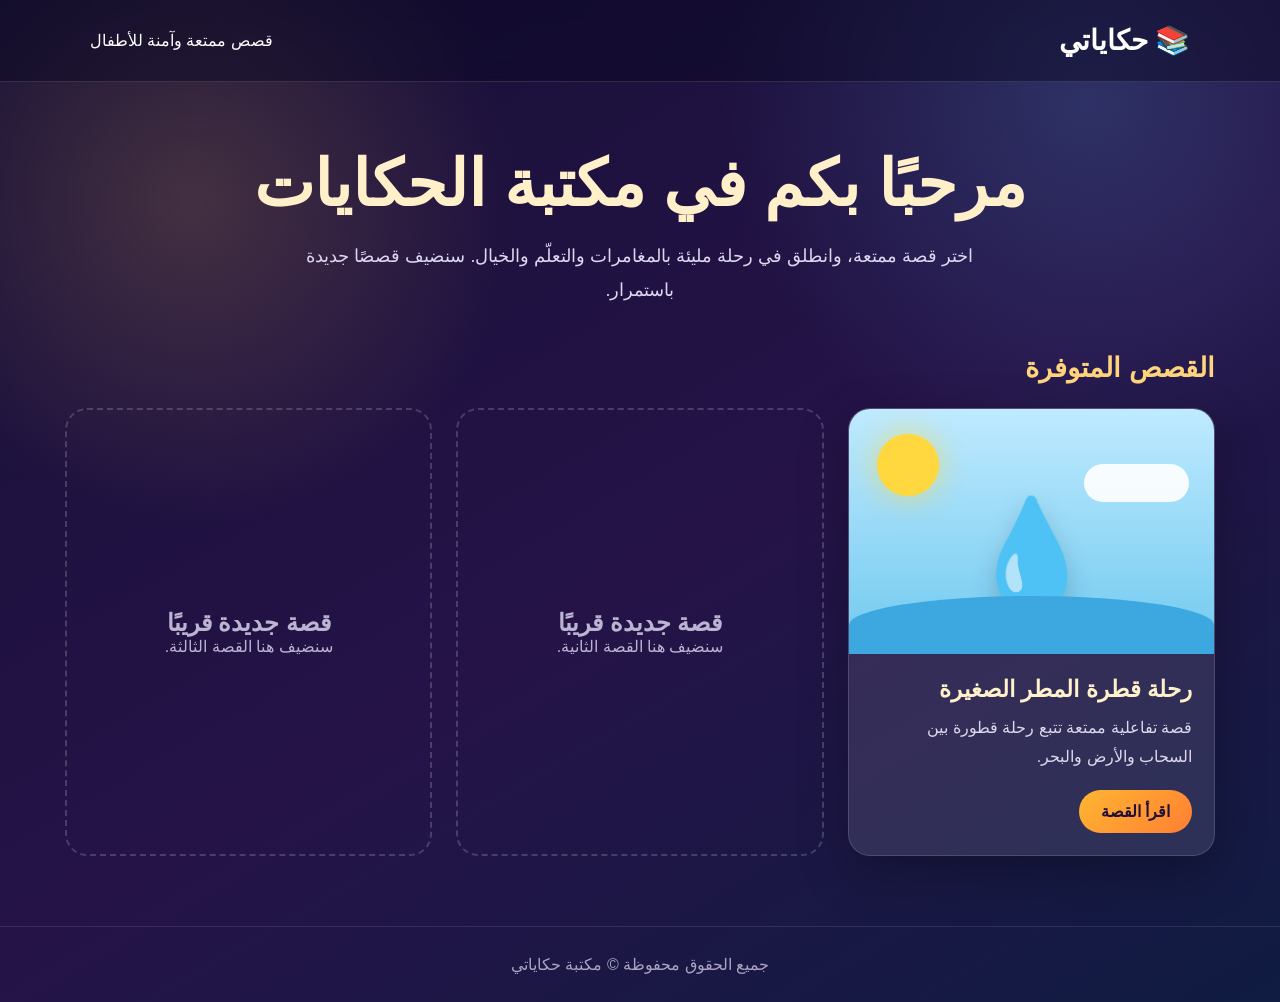
<file: library.html>
<!DOCTYPE html>
<html lang="ar" dir="rtl">
<head>
  <meta charset="UTF-8">
  <meta name="viewport" content="width=device-width, initial-scale=1.0">

  <title>مكتبة حكاياتي</title>

  <style>
    * {
      box-sizing: border-box;
      margin: 0;
      padding: 0;
    }

    body {
      font-family: Tahoma, Arial, sans-serif;
      min-height: 100vh;
      background:
        radial-gradient(circle at 15% 20%, rgba(255, 193, 92, 0.18), transparent 24%),
        radial-gradient(circle at 85% 10%, rgba(104, 190, 255, 0.18), transparent 26%),
        linear-gradient(150deg, #160f35, #251348 55%, #101c42);
      color: white;
    }

    header {
      padding: 24px 7%;
      display: flex;
      align-items: center;
      justify-content: space-between;
      border-bottom: 1px solid rgba(255,255,255,0.12);
      background: rgba(10, 8, 35, 0.45);
      backdrop-filter: blur(10px);
    }

    .logo {
      font-size: 28px;
      font-weight: bold;
      color: #ffd47a;
    }

    .logo span {
      color: white;
    }

    .hero {
      text-align: center;
      padding: 65px 20px 45px;
    }

    .hero h1 {
      font-size: clamp(34px, 6vw, 64px);
      margin-bottom: 18px;
      color: #fff0c9;
    }

    .hero p {
      max-width: 680px;
      margin: auto;
      line-height: 1.9;
      font-size: 18px;
      color: #ddd7ef;
    }

    main {
      width: min(1150px, 90%);
      margin: 0 auto;
      padding-bottom: 70px;
    }

    .section-title {
      font-size: 27px;
      margin-bottom: 24px;
      color: #ffd47a;
    }

    .stories-grid {
      display: grid;
      grid-template-columns: repeat(auto-fit, minmax(245px, 1fr));
      gap: 24px;
    }

    .story-card {
      overflow: hidden;
      border-radius: 22px;
      background: rgba(255, 255, 255, 0.1);
      border: 1px solid rgba(255, 255, 255, 0.14);
      box-shadow: 0 18px 50px rgba(0,0,0,0.28);
      transition: transform 0.25s ease, box-shadow 0.25s ease;
    }

    .story-card:hover {
      transform: translateY(-7px);
      box-shadow: 0 24px 60px rgba(0,0,0,0.38);
    }

    .story-cover {
      height: 245px;
      position: relative;
      display: flex;
      align-items: center;
      justify-content: center;
      overflow: hidden;
      background: linear-gradient(180deg, #bfeaff, #70c9ef);
    }

    .sun {
      position: absolute;
      width: 62px;
      height: 62px;
      border-radius: 50%;
      background: #ffd83f;
      top: 25px;
      left: 28px;
      box-shadow: 0 0 30px rgba(255, 216, 63, 0.65);
    }

    .cloud {
      position: absolute;
      width: 105px;
      height: 38px;
      border-radius: 30px;
      background: white;
      top: 55px;
      right: 25px;
      opacity: 0.9;
    }

    .drop {
      font-size: 105px;
      filter: drop-shadow(0 12px 12px rgba(0,0,0,0.18));
      transform: translateY(22px);
    }

    .waves {
      position: absolute;
      bottom: 0;
      width: 100%;
      height: 58px;
      background: #3ca8df;
      border-radius: 55% 55% 0 0;
    }

    .story-info {
      padding: 22px;
    }

    .story-info h2 {
      font-size: 23px;
      margin-bottom: 11px;
      color: #fff1ca;
    }

    .story-info p {
      line-height: 1.8;
      color: #ddd8ed;
      min-height: 58px;
      margin-bottom: 18px;
    }

    .read-button {
      display: inline-block;
      text-decoration: none;
      background: linear-gradient(135deg, #ffb632, #ff7f32);
      color: #201135;
      font-weight: bold;
      padding: 12px 22px;
      border-radius: 999px;
      transition: transform 0.2s ease;
    }

    .read-button:hover {
      transform: scale(1.04);
    }

    .empty-card {
      min-height: 420px;
      border: 2px dashed rgba(255,255,255,0.18);
      border-radius: 22px;
      display: flex;
      align-items: center;
      justify-content: center;
      text-align: center;
      color: #bbb4d3;
      padding: 25px;
    }

    footer {
      text-align: center;
      padding: 28px;
      color: #aaa3c2;
      border-top: 1px solid rgba(255,255,255,0.1);
    }

    @media (max-width: 600px) {
      header {
        padding: 18px 5%;
      }

      .logo {
        font-size: 22px;
      }

      .hero {
        padding-top: 45px;
      }

      .story-cover {
        height: 220px;
      }
    }
  </style>
</head>

<body>

  <header>
    <div class="logo">📚 <span>حكاياتي</span></div>
    <div>قصص ممتعة وآمنة للأطفال</div>
  </header>

  <section class="hero">
    <h1>مرحبًا بكم في مكتبة الحكايات</h1>

    <p>
      اختر قصة ممتعة، وانطلق في رحلة مليئة بالمغامرات والتعلّم والخيال.
      سنضيف قصصًا جديدة باستمرار.
    </p>
  </section>

  <main>
    <h2 class="section-title">القصص المتوفرة</h2>

    <div class="stories-grid">

      <article class="story-card">
        <div class="story-cover">
          <div class="sun"></div>
          <div class="cloud"></div>
          <div class="drop">💧</div>
          <div class="waves"></div>
        </div>

        <div class="story-info">
          <h2>رحلة قطرة المطر الصغيرة</h2>

          <p>
            قصة تفاعلية ممتعة تتبع رحلة قطورة بين السحاب والأرض والبحر.
          </p>

          <a class="read-button" href="story4/index.html">
            اقرأ القصة
          </a>
        </div>
      </article>

      <div class="empty-card">
        <div>
          <h2>قصة جديدة قريبًا</h2>
          <p>سنضيف هنا القصة الثانية.</p>
        </div>
      </div>

      <div class="empty-card">
        <div>
          <h2>قصة جديدة قريبًا</h2>
          <p>سنضيف هنا القصة الثالثة.</p>
        </div>
      </div>

    </div>
  </main>

  <footer>
    جميع الحقوق محفوظة © مكتبة حكاياتي
  </footer>

</body>
</html>
</file>
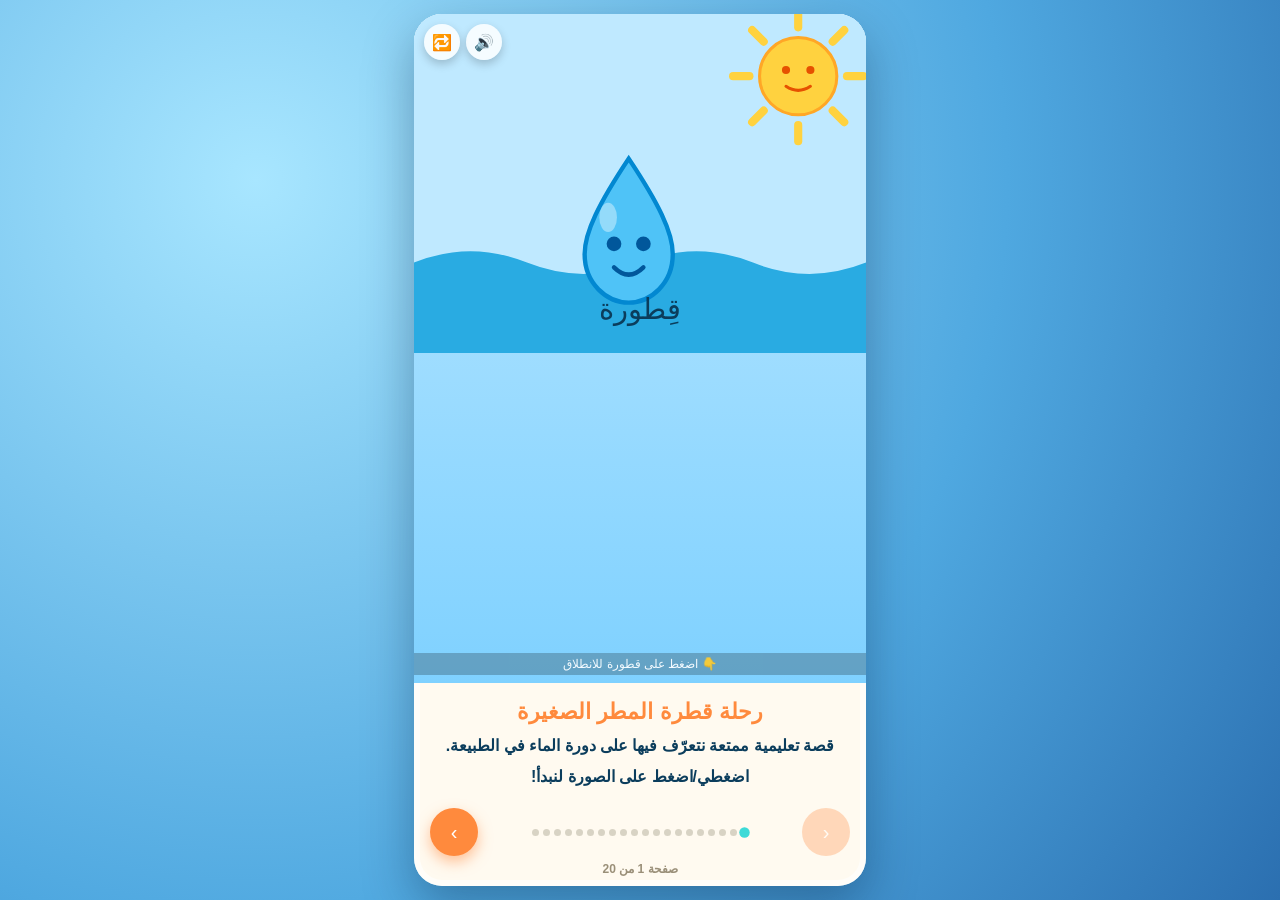
<file: story4/رحلة قطرة المطر الصغيرة.html>
<!DOCTYPE html>
<!-- saved from url=(0047)file:///C:/Users/mohmmed/Downloads/index_3.html -->
<html lang="ar" dir="rtl"><head><meta http-equiv="Content-Type" content="text/html; charset=UTF-8">

<meta name="viewport" content="width=device-width, initial-scale=1.0">
<title>رحلة قطرة المطر الصغيرة</title>
<link rel="preconnect" href="https://fonts.googleapis.com/">
<link href="./رحلة قطرة المطر الصغيرة_files/css2" rel="stylesheet">
<style>
  :root{
    --ink:#0b3d5c;
    --paper:#fffaf0;
    --accent:#ff8a3d;
    --accent2:#3ddad7;
  }
  *{box-sizing:border-box;}
  html,body{margin:0;padding:0;height:100%;}
  body{
    font-family:'Cairo',sans-serif;
    display:flex;
    align-items:center;
    justify-content:center;
    min-height:100vh;
    background:radial-gradient(circle at 20% 20%, #a8e6ff, #4fa8e0 60%, #2b6fb0);
    overflow:hidden;
    -webkit-tap-highlight-color: transparent;
  }
  .app{
    width:100%;
    max-width:480px;
    height:100vh;
    max-height:900px;
    padding:14px;
    display:flex;
  }
  .book{
    position:relative;
    width:100%;
    background:var(--paper);
    border-radius:28px;
    box-shadow:0 20px 50px rgba(0,30,60,0.35), inset 0 0 0 6px rgba(255,255,255,0.6);
    display:flex;
    flex-direction:column;
    overflow:hidden;
    transition:background 0.6s ease;
  }
  .stage-wrap{
    position:relative;
    flex:1 1 55%;
    min-height:0;
    overflow:hidden;
    transition:background 0.7s ease;
  }
  .stage-wrap svg{
    width:100%;
    height:100%;
    display:block;
  }
  .hint{
    position:absolute;
    bottom:8px;
    left:0;
    right:0;
    text-align:center;
    font-family:'Cairo',sans-serif;
    font-size:12px;
    color:#fff;
    background:rgba(0,0,0,0.25);
    padding:4px 0;
    opacity:0.9;
    pointer-events:none;
  }
  .textbox{
    flex:0 0 auto;
    padding:16px 20px 6px;
    text-align:center;
  }
  .page-title{
    font-family:'Marhey',sans-serif;
    font-weight:700;
    font-size:22px;
    color:var(--accent);
    margin:0 0 6px;
  }
  .page-text{
    font-size:16px;
    line-height:1.9;
    color:var(--ink);
    margin:0;
    font-weight:600;
  }
  .controls{
    display:flex;
    align-items:center;
    justify-content:space-between;
    padding:10px 16px 6px;
  }
  .nav-btn{
    width:48px;height:48px;
    border-radius:50%;
    border:none;
    background:var(--accent);
    color:#fff;
    font-size:20px;
    display:flex;align-items:center;justify-content:center;
    cursor:pointer;
    box-shadow:0 6px 14px rgba(255,138,61,0.5);
    transition:transform 0.15s ease, opacity 0.2s;
  }
  .nav-btn:active{transform:scale(0.88);}
  .nav-btn:disabled{opacity:0.3;cursor:default;box-shadow:none;}
  .dots{
    display:flex;
    gap:4px;
    flex-wrap:wrap;
    justify-content:center;
    max-width:60%;
  }
  .dot{
    width:7px;height:7px;border-radius:50%;
    background:#d8d3c4;
    transition:background 0.3s, transform 0.3s;
  }
  .dot.active{
    background:var(--accent2);
    transform:scale(1.5);
  }
  .counter{
    text-align:center;
    font-size:12px;
    color:#9a8f78;
    padding-bottom:10px;
    font-weight:600;
  }

  /* ---------- character & scenery styles ---------- */
  .drop-char{cursor:pointer; transition:transform 0.3s ease;}
  .drop-char:active{transform:scale(0.92);}
  .bounce{animation:bounce 0.6s ease;}
  @keyframes bounce{
    0%,100%{transform:translateY(0);}
    30%{transform:translateY(-14px);}
    60%{transform:translateY(2px);}
  }
  .float-up{animation:floatUp 1.4s ease forwards;}
  @keyframes floatUp{
    0%{transform:translateY(0) scale(1); opacity:1;}
    60%{transform:translateY(-70px) scale(0.85); opacity:0.8;}
    100%{transform:translateY(-140px) scale(0.5); opacity:0;}
  }
  .sun-group{cursor:pointer;}
  .rays{transform-origin:center; transition:transform 0.4s;}
  .sun-active .rays{animation:spinRays 2s linear infinite;}
  @keyframes spinRays{ to{ transform:rotate(360deg); } }
  .sun-warm circle:first-of-type{ filter:drop-shadow(0 0 12px #ffcf3d); }
  .cloud-shape{cursor:pointer; transition:transform 0.3s;}
  .cloud-shape:active{transform:scale(0.95);}
  .rain-line{
    opacity:0;
    animation:none;
  }
  .raining .rain-line{
    opacity:1;
    animation:fall 0.9s linear infinite;
  }
  @keyframes fall{
    0%{transform:translateY(0); opacity:0;}
    15%{opacity:1;}
    100%{transform:translateY(70px); opacity:0;}
  }
  .slide-target{transition:transform 1.1s cubic-bezier(.3,.7,.4,1);}
  .slide-active{transform:translate(90px,80px) scale(0.9);}
  .flower-shape{cursor:pointer; transform-origin:center; transition:transform 0.5s ease;}
  .flower-bloom{transform:scale(1.3);}
  .cup-fill{transition:transform 1s ease;}
  .cycle-group{transform-origin:200px 150px; transition:transform 1.2s ease;}
  .cycle-spin{transform:rotate(360deg);}
  .sparkle{
    opacity:0;
  }
  .show-sparkle{
    opacity:1;
    animation:twinkle 1s ease infinite;
  }
  @keyframes twinkle{
    0%,100%{opacity:0.2; transform:scale(0.8);}
    50%{opacity:1; transform:scale(1.2);}
  }

  /* quiz */
  .quiz-wrap{padding:0 20px 14px; display:flex; flex-direction:column; gap:8px;}
  .quiz-btn{
    font-family:'Cairo',sans-serif;
    font-weight:700;
    font-size:14px;
    padding:10px 14px;
    border-radius:14px;
    border:2px solid var(--accent2);
    background:#fff;
    color:var(--ink);
    cursor:pointer;
    transition:all 0.2s;
  }
  .quiz-btn:hover{background:#eafffb;}
  .quiz-btn.correct{background:#c6f6d5; border-color:#38a169; color:#276749;}
  .quiz-btn.wrong{background:#fed7d7; border-color:#e53e3e; color:#822727; animation:shake 0.4s;}
  @keyframes shake{
    0%,100%{transform:translateX(0);}
    25%{transform:translateX(-6px);}
    75%{transform:translateX(6px);}
  }
  .feedback{
    text-align:center;
    font-weight:700;
    font-size:14px;
    min-height:20px;
    color:var(--accent);
  }
  .confetti{
    position:absolute;
    inset:0;
    pointer-events:none;
    overflow:hidden;
  }
  .confetti span{
    position:absolute;
    top:-10px;
    font-size:18px;
    animation:confettiFall 1.8s ease-in forwards;
  }
  @keyframes confettiFall{
    to{ transform:translateY(320px) rotate(360deg); opacity:0; }
  }

  .narrator-bar{
    position:absolute;
    top:10px;
    left:10px;
    display:flex;
    gap:6px;
    z-index:5;
  }
  .narr-btn{
    width:36px;height:36px;
    border-radius:50%;
    border:none;
    background:rgba(255,255,255,0.85);
    color:var(--ink);
    font-size:16px;
    display:flex;align-items:center;justify-content:center;
    cursor:pointer;
    box-shadow:0 4px 10px rgba(0,0,0,0.2);
    transition:transform 0.15s ease, background 0.2s;
  }
  .narr-btn:active{transform:scale(0.85);}
  .narr-btn.speaking{
    background:var(--accent2);
    animation:pulseSpeak 0.9s ease infinite;
  }
  @keyframes pulseSpeak{
    0%,100%{box-shadow:0 0 0 0 rgba(61,218,215,0.6);}
    50%{box-shadow:0 0 0 8px rgba(61,218,215,0);}
  }
  .narr-btn.muted{
    opacity:0.55;
  }

  .cover-title{
    font-family:'Marhey',sans-serif;
    font-size:30px;
    color:var(--ink);
  }
</style>
</head>
<body>

<div class="app">
  <div class="book" id="book" style="background: linear-gradient(rgb(255, 250, 240), rgb(255, 250, 240));">
    <div class="stage-wrap" id="stageWrap" style="background: linear-gradient(rgb(191, 233, 255), rgb(127, 209, 255));">
      <div id="stage"><svg viewBox="0 0 400 300">
    <rect width="400" height="300" fill="#bfe9ff"></rect>
    <g id="p0sun" class="sun-group " transform="translate(340,55) scale(0.9)">
    <g class="rays">
      <rect x="-4" y="-68" width="8" height="24" rx="4" fill="#FFD23F" transform="rotate(0)"></rect><rect x="-4" y="-68" width="8" height="24" rx="4" fill="#FFD23F" transform="rotate(45)"></rect><rect x="-4" y="-68" width="8" height="24" rx="4" fill="#FFD23F" transform="rotate(90)"></rect><rect x="-4" y="-68" width="8" height="24" rx="4" fill="#FFD23F" transform="rotate(135)"></rect><rect x="-4" y="-68" width="8" height="24" rx="4" fill="#FFD23F" transform="rotate(180)"></rect><rect x="-4" y="-68" width="8" height="24" rx="4" fill="#FFD23F" transform="rotate(225)"></rect><rect x="-4" y="-68" width="8" height="24" rx="4" fill="#FFD23F" transform="rotate(270)"></rect><rect x="-4" y="-68" width="8" height="24" rx="4" fill="#FFD23F" transform="rotate(315)"></rect>
    </g>
    <circle r="38" fill="#FFD23F"></circle>
    <circle r="38" fill="none" stroke="#FFA726" stroke-width="3"></circle>
    <circle cx="-12" cy="-6" r="4" fill="#E65100"></circle>
    <circle cx="12" cy="-6" r="4" fill="#E65100"></circle>
    <path d="M-12,10 Q0,18 12,10" stroke="#E65100" stroke-width="3" fill="none" stroke-linecap="round"></path>
  </g>
    <path d="M0,220 Q50,200 100,220 T200,220 T300,220 T400,220 V300 H0 Z" fill="#29ABE2"></path>
    <g id="p0drop" class="drop-char bounce" transform="translate(190,180) scale(1.3)">
    <path d="M0,-40 C20,-10 30,10 30,25 C30,45 15,58 0,58 C-15,58 -30,45 -30,25 C-30,10 -20,-10 0,-40 Z" fill="#4FC3F7" stroke="#0288D1" stroke-width="3"></path>
    <ellipse cx="-14" cy="0" rx="6" ry="10" fill="#B3E5FC" opacity="0.7"></ellipse>
    <circle cx="-10" cy="18" r="5" fill="#01579B"></circle>
    <circle cx="10" cy="18" r="5" fill="#01579B"></circle>
    <path d="M-10,34 Q0,44 10,34" stroke="#01579B" stroke-width="3" fill="none" stroke-linecap="round"></path>
  </g>
    <text x="200" y="270" text-anchor="middle" font-family="Marhey" font-size="26" fill="#0b3d5c">قِطورة</text>
  </svg></div>
      <div class="hint" id="hint">👇 اضغط على قطورة للانطلاق</div>
      <div class="narrator-bar" id="narratorBar">
        <button class="narr-btn" id="narrToggleBtn" title="تشغيل/إيقاف صوت الراوي">🔊</button>
        <button class="narr-btn" id="narrReplayBtn" title="إعادة الاستماع">🔁</button>
      </div>
    </div>
    <div class="textbox">
      <p class="page-title" id="pageTitle">رحلة قطرة المطر الصغيرة</p>
      <p class="page-text" id="pageText">قصة تعليمية ممتعة نتعرّف فيها على دورة الماء في الطبيعة. اضغطي/اضغط على الصورة لنبدأ!</p>
    </div>
    <div id="quizArea"></div>
    <div class="controls">
      <button class="nav-btn" id="prevBtn" disabled="">‹</button>
      <div class="dots" id="dots"><div class="dot active"></div><div class="dot"></div><div class="dot"></div><div class="dot"></div><div class="dot"></div><div class="dot"></div><div class="dot"></div><div class="dot"></div><div class="dot"></div><div class="dot"></div><div class="dot"></div><div class="dot"></div><div class="dot"></div><div class="dot"></div><div class="dot"></div><div class="dot"></div><div class="dot"></div><div class="dot"></div><div class="dot"></div><div class="dot"></div></div>
      <button class="nav-btn" id="nextBtn">›</button>
    </div>
    <div class="counter" id="counter">صفحة 1 من 20</div>
  </div>
</div>

<script>
/* ---------------- reusable svg pieces ---------------- */
function sunSVG(cx,cy,s,id,active){
  return `<g id="${id}" class="sun-group ${active?'sun-active sun-warm':''}" transform="translate(${cx},${cy}) scale(${s})">
    <g class="rays">
      ${Array.from({length:8}).map((_,i)=>`<rect x="-4" y="-68" width="8" height="24" rx="4" fill="#FFD23F" transform="rotate(${i*45})"/>`).join('')}
    </g>
    <circle r="38" fill="#FFD23F"/>
    <circle r="38" fill="none" stroke="#FFA726" stroke-width="3"/>
    <circle cx="-12" cy="-6" r="4" fill="#E65100"/>
    <circle cx="12" cy="-6" r="4" fill="#E65100"/>
    <path d="M-12,10 Q0,18 12,10" stroke="#E65100" stroke-width="3" fill="none" stroke-linecap="round"/>
  </g>`;
}
function cloudSVG(cx,cy,s,id,dark){
  const colors=['#FFFFFF','#E3E6E8','#B0BEC5','#78909C'];
  const c=colors[dark]||colors[0];
  return `<g id="${id}" class="cloud-shape" data-dark="${dark}" transform="translate(${cx},${cy}) scale(${s})">
    <ellipse cx="-38" cy="12" rx="34" ry="24" fill="${c}"/>
    <ellipse cx="0" cy="-8" rx="44" ry="34" fill="${c}"/>
    <ellipse cx="42" cy="12" rx="36" ry="26" fill="${c}"/>
    <ellipse cx="0" cy="26" rx="66" ry="20" fill="${c}"/>
  </g>`;
}
function rainLinesSVG(cx,cy){
  let out='';
  for(let i=0;i<5;i++){
    out+=`<line class="rain-line" x1="${cx-40+i*20}" y1="${cy+20}" x2="${cx-46+i*20}" y2="${cy+45}" stroke="#4FC3F7" stroke-width="4" stroke-linecap="round" style="animation-delay:${i*0.15}s"/>`;
  }
  return out;
}
function dropSVG(cx,cy,s,id,mood,extraClass){
  mood=mood||'happy';
  const mouth = mood==='happy'
    ? '<path d="M-10,34 Q0,44 10,34" stroke="#01579B" stroke-width="3" fill="none" stroke-linecap="round"/>'
    : '<circle cx="0" cy="36" r="5" fill="#01579B"/>';
  return `<g id="${id}" class="drop-char ${extraClass||''}" transform="translate(${cx},${cy}) scale(${s})">
    <path d="M0,-40 C20,-10 30,10 30,25 C30,45 15,58 0,58 C-15,58 -30,45 -30,25 C-30,10 -20,-10 0,-40 Z" fill="#4FC3F7" stroke="#0288D1" stroke-width="3"/>
    <ellipse cx="-14" cy="0" rx="6" ry="10" fill="#B3E5FC" opacity="0.7"/>
    <circle cx="-10" cy="18" r="5" fill="#01579B"/>
    <circle cx="10" cy="18" r="5" fill="#01579B"/>
    ${mouth}
  </g>`;
}
function seaSVG(color){
  return `<path d="M0,220 Q50,200 100,220 T200,220 T300,220 T400,220 V300 H0 Z" fill="${color}"/>`;
}
function mountainSVG(){
  return `<polygon points="0,230 90,100 160,230" fill="#8BC34A"/>
  <polygon points="120,230 220,90 320,230" fill="#7CB342"/>
  <polygon points="260,230 340,140 400,230" fill="#9CCC65"/>`;
}
function flowerSVG(cx,cy,id,bloomed){
  const petalColor = bloomed? '#F06292':'#F8BBD0';
  const scale = bloomed? 1:0.6;
  return `<g id="${id}" class="flower-shape ${bloomed?'flower-bloom':''}" transform="translate(${cx},${cy}) scale(${scale})">
    <line x1="0" y1="0" x2="0" y2="40" stroke="#4CAF50" stroke-width="5"/>
    <g>
      <ellipse cx="0" cy="-14" rx="10" ry="16" fill="${petalColor}"/>
      <ellipse cx="12" cy="-4" rx="10" ry="16" fill="${petalColor}" transform="rotate(72 12 -4)"/>
      <ellipse cx="7" cy="10" rx="10" ry="16" fill="${petalColor}" transform="rotate(144 7 10)"/>
      <ellipse cx="-7" cy="10" rx="10" ry="16" fill="${petalColor}" transform="rotate(216 -7 10)"/>
      <ellipse cx="-12" cy="-4" rx="10" ry="16" fill="${petalColor}" transform="rotate(288 -12 -4)"/>
      <circle r="8" fill="#FFEB3B"/>
    </g>
  </g>`;
}
function birdSVG(cx,cy){
  return `<path d="M${cx-10},${cy} Q${cx},${cy-10} ${cx+10},${cy} Q${cx},${cy-5} ${cx-10},${cy} Z" fill="#5D4037"/>`;
}
function sparkleSVG(cx,cy,id){
  return `<text id="${id}" class="sparkle" x="${cx}" y="${cy}" font-size="26">✨</text>`;
}

/* ---------------- narrator (text-to-speech) ---------------- */
const speechSupported = 'speechSynthesis' in window && 'SpeechSynthesisUtterance' in window;
let narratorOn = true;
let arabicVoice = null;
let userInteracted = false;
let speechConfirmedWorking = false;

function loadVoices(){
  if(!speechSupported) return;
  const voices = speechSynthesis.getVoices();
  arabicVoice = voices.find(v => v.lang && v.lang.toLowerCase().startsWith('ar')) || null;
}
if(speechSupported){
  loadVoices();
  speechSynthesis.onvoiceschanged = loadVoices;
} else {
  const bar = document.getElementById('narratorBar');
  if(bar) bar.style.display = 'none';
  showNarratorNotice('الصوت غير مدعوم في هذا العارض. افتح الملف في متصفح مثل Chrome أو Safari لتفعيل الراوي.');
}

function showNarratorNotice(msg){
  // تم تعطيل ظهور نصوص التنبيه بجانب أيقونة الراوي بطلب المستخدم.
  return;
}
function hideNarratorNotice(){
  const n = document.getElementById('narrNotice');
  if(n) n.style.display = 'none';
}

function speakText(text){
  if(!speechSupported || !text) return;
  try{
    speechSynthesis.cancel();
    const utter = new SpeechSynthesisUtterance(text);
    utter.lang = 'ar-SA';
    if(arabicVoice) utter.voice = arabicVoice;
    utter.rate = 0.92;
    utter.pitch = 1.05;
    utter.volume = 1;
    const btn = document.getElementById('narrToggleBtn');
    let started = false;
    utter.onstart = ()=>{ started = true; speechConfirmedWorking = true; hideNarratorNotice(); if(btn) btn.classList.add('speaking'); };
    utter.onend = ()=>{ if(btn) btn.classList.remove('speaking'); };
    utter.onerror = ()=>{
      if(btn) btn.classList.remove('speaking');
      showNarratorNotice('تعذّر تشغيل الصوت. جرّب فتح الملف مباشرة في متصفح (خارج المعاينة) والضغط على زر الراوي 🔊.');
    };
    speechSynthesis.speak(utter);
    // Some sandboxed environments accept speak() silently but never fire onstart.
    setTimeout(()=>{
      if(!started && !speechConfirmedWorking){
        showNarratorNotice('لم يبدأ الصوت. جرّب تنزيل الملف وفتحه مباشرة في متصفح، ثم اضغط 🔊.');
      }
    }, 1200);
  } catch(err){
    showNarratorNotice('تعذّر تشغيل الصوت في هذا العارض. افتح الملف في متصفح مثل Chrome لتفعيل الراوي.');
  }
}

function narrationTextForCurrentPage(){
  const p = pages[current];
  let text = `${p.title}. ${p.text}`;
  if(p.quiz && p.question) text += ` ${p.question}`;
  return text;
}

function narrateCurrentPage(){
  if(!narratorOn || !userInteracted) return;
  speakText(narrationTextForCurrentPage());
}

function markInteracted(){ userInteracted = true; }

document.getElementById('narrToggleBtn')?.addEventListener('click', ()=>{
  markInteracted();
  narratorOn = !narratorOn;
  const btn = document.getElementById('narrToggleBtn');
  if(narratorOn){
    btn.textContent = '🔊';
    btn.classList.remove('muted');
    narrateCurrentPage();
  } else {
    btn.textContent = '🔇';
    btn.classList.add('muted');
    if(speechSupported) speechSynthesis.cancel();
  }
});

document.getElementById('narrReplayBtn')?.addEventListener('click', ()=>{
  markInteracted();
  speakText(narrationTextForCurrentPage());
});

/* ---------------- page data ---------------- */
const pages = [
{
  bg:['#bfe9ff','#7fd1ff'], title:'رحلة قطرة المطر الصغيرة',
  text:'قصة تعليمية ممتعة نتعرّف فيها على دورة الماء في الطبيعة. اضغطي/اضغط على الصورة لنبدأ!',
  hint:'👇 اضغط على قطورة للانطلاق',
  svg:(P)=>`<svg viewBox="0 0 400 300">
    <rect width="400" height="300" fill="#bfe9ff"/>
    ${sunSVG(340,55,0.9,'p0sun',false)}
    ${seaSVG('#29ABE2')}
    ${dropSVG(190,180,1.3,'p0drop','happy','bounce')}
    <text x="200" y="270" text-anchor="middle" font-family="Marhey" font-size="26" fill="#0b3d5c">قِطورة</text>
  </svg>`,
  onClick:(id)=>{ if(id==='p0drop') bounceEl('p0drop'); }
},
{
  bg:['#a6e3ff','#5cc5f2'], title:'في البحر الكبير',
  text:'تعيش «قِطورة» وهي قطرة ماء صغيرة وسعيدة، في قلب البحر الكبير الأزرق، بين موجاته اللطيفة.',
  hint:'👇 اضغط على قطورة',
  svg:()=>`<svg viewBox="0 0 400 300">
    <rect width="400" height="300" fill="#a6e3ff"/>
    ${seaSVG('#1E88E5')}
    ${dropSVG(200,190,1.4,'p1drop','happy','')}
    <circle cx="90" cy="230" r="10" fill="#64B5F6" opacity="0.7"/>
    <circle cx="320" cy="245" r="14" fill="#64B5F6" opacity="0.7"/>
  </svg>`,
  onClick:(id)=>{ if(id==='p1drop') bounceEl('p1drop'); }
},
{
  bg:['#fff3c4','#ffd76a'], title:'شمس دافئة',
  text:'في يوم مشمس جدًا، أرسلت الشمس أشعتها الذهبية الدافئة نحو الماء.',
  hint:'☀️ اضغط على الشمس',
  svg:(active)=>`<svg viewBox="0 0 400 300">
    <rect width="400" height="300" fill="#fff3c4"/>
    ${seaSVG('#1E88E5')}
    ${sunSVG(160,90,1.5,'p2sun',active)}
    ${dropSVG(280,210,1.2,'p2drop','happy','')}
  </svg>`,
  onClick:(id,stage,state)=>{
    if(id==='p2sun'){
      state.sunOn = !state.sunOn;
      renderStage(state);
    }
  }
},
{
  bg:['#ffe4b5','#ffb347'], title:'تحوّل ساحر',
  text:'سخّنت الشمس قِطورة رويدًا رويدًا، فتحوّلت إلى بخار خفيف يطير في الهواء!',
  hint:'💨 اضغط على قِطورة لتطير',
  svg:(state)=>`<svg viewBox="0 0 400 300">
    <rect width="400" height="300" fill="#ffe4b5"/>
    ${seaSVG('#1E88E5')}
    ${sunSVG(320,70,1.1,'p3sun',true)}
    ${dropSVG(180,200,1.2,'p3drop','happy', state.flew?'float-up':'')}
  </svg>`,
  onClick:(id,stage,state)=>{
    if(id==='p3drop' && !state.flew){ state.flew=true; renderStage(state); }
  }
},
{
  bg:['#ffe9c7','#ffd28a'], title:'ما هو التبخّر؟',
  text:'هذه المرحلة تُسمى «التبخّر»: يتحوّل الماء من سائل إلى بخار خفيف، ويطير عاليًا في السماء.',
  hint:'',
  svg:()=>`<svg viewBox="0 0 400 300">
    <rect width="400" height="300" fill="#ffe9c7"/>
    ${sunSVG(200,110,1.6,'p4sun',true)}
    <path d="M150,220 Q170,180 150,150 Q130,120 150,90" stroke="#B3E5FC" stroke-width="8" fill="none" stroke-linecap="round" opacity="0.8"/>
    <path d="M250,230 Q270,190 250,160 Q230,130 250,100" stroke="#B3E5FC" stroke-width="8" fill="none" stroke-linecap="round" opacity="0.8"/>
    ${seaSVG('#1E88E5')}
  </svg>`,
  onClick:()=>{}
},
{
  bg:['#d7f0ff','#a9dcff'], title:'في السماء العالية',
  text:'طارت قِطورة عاليًا في السماء، وقابلت هناك آلاف القطرات الصغيرة الأخرى.',
  hint:'👇 اضغط لتجمع القطرات',
  svg:(state)=>`<svg viewBox="0 0 400 300">
    <rect width="400" height="300" fill="#d7f0ff"/>
    ${dropSVG(200,150,1.2,'p5center','happy','')}
    ${Array.from({length: state.gathered||0}).map((_,i)=>dropSVG(200+Math.cos(i*1.2)*70,150+Math.sin(i*1.2)*50,0.5,'g'+i,'happy','bounce')).join('')}
    ${birdSVG(80,60)}${birdSVG(110,50)}
  </svg>`,
  onClick:(id,stage,state)=>{
    if(id==='p5center'){
      state.gathered = Math.min((state.gathered||0)+1, 6);
      renderStage(state);
    }
  }
},
{
  bg:['#eef2f5','#cfd9df'], title:'ولادة السحابة',
  text:'تجمّعت كل القطرات معًا، وشكّلت سحابة بيضاء ناعمة كالقطن!',
  hint:'☁️ اضغط على السحابة',
  svg:()=>`<svg viewBox="0 0 400 300">
    <rect width="400" height="300" fill="#eef2f5"/>
    ${cloudSVG(200,130,1.6,'p6cloud',0)}
    ${dropSVG(200,220,1,'p6drop','happy','')}
  </svg>`,
  onClick:(id)=>{ if(id==='p6cloud') bounceEl('p6cloud'); }
},
{
  bg:['#e6eef2','#b9c6cd'], title:'السحابة تكبر',
  text:'كبرت السحابة وامتلأت بالماء، حتى صار لونها رماديًا داكنًا.',
  hint:'☁️ اضغط على السحابة عدّة مرات',
  svg:(state)=>`<svg viewBox="0 0 400 300">
    <rect width="400" height="300" fill="#e6eef2"/>
    ${cloudSVG(200,140,1.7,'p7cloud', Math.min(state.darkness||0,3))}
    ${dropSVG(90,240,0.8,'p7drop','worried','')}
  </svg>`,
  onClick:(id,stage,state)=>{
    if(id==='p7cloud'){
      state.darkness = Math.min((state.darkness||0)+1,3);
      renderStage(state);
    }
  }
},
{
  bg:['#dfe7ea','#a9b7bd'], title:'ما هو التكاثف؟',
  text:'هذه المرحلة تُسمى «التكاثف»: تتجمّع قطرات الماء الصغيرة داخل السحابة حتى تصبح ثقيلة.',
  hint:'',
  svg:()=>`<svg viewBox="0 0 400 300">
    <rect width="400" height="300" fill="#dfe7ea"/>
    ${cloudSVG(120,110,1.3,'a',3)}
    ${cloudSVG(260,150,1.5,'b',3)}
    ${mountainSVG()}
  </svg>`,
  onClick:()=>{}
},
{
  bg:['#8fa6b3','#5c7482'], title:'تبدأ الأمطار',
  text:'صارت السحابة ثقيلة جدًا، فبدأت تسقط منها قطرات المطر ببطء… ثم بسرعة!',
  hint:'🌧️ اضغط على السحابة لتُمطر',
  svg:(state)=>`<svg viewBox="0 0 400 300">
    <rect width="400" height="300" fill="#8fa6b3"/>
    <g id="p9cloudGroup" class="${state.raining?'raining':''}">
      ${cloudSVG(200,110,1.6,'p9cloud',3)}
      ${rainLinesSVG(200,140)}
    </g>
    ${mountainSVG()}
  </svg>`,
  onClick:(id,stage,state)=>{
    if(id==='p9cloud' || id==='p9cloudGroup'){ state.raining = true; renderStage(state); }
  }
},
{
  bg:['#c9dfc0','#9cc48a'], title:'على قمة الجبل',
  text:'سقطت قِطورة برفق على قمة جبل عالٍ أخضر، بين الأوراق وحبات الندى.',
  hint:'👇 اضغط على قِطورة',
  svg:()=>`<svg viewBox="0 0 400 300">
    <rect width="400" height="300" fill="#c9dfc0"/>
    ${mountainSVG()}
    ${dropSVG(160,110,1,'p10drop','happy','')}
  </svg>`,
  onClick:(id)=>{ if(id==='p10drop') bounceEl('p10drop'); }
},
{
  bg:['#c3ddc4','#8fc48f'], title:'انزلاقة ممتعة',
  text:'انزلقت قِطورة بسرعة وفرح على سفح الجبل الأخضر، متجهةً نحو الأسفل!',
  hint:'⛷️ اضغط على قِطورة لتنزلق',
  svg:(state)=>`<svg viewBox="0 0 400 300">
    <rect width="400" height="300" fill="#c3ddc4"/>
    ${mountainSVG()}
    ${dropSVG(120,110,1,'p11drop','happy', state.slid?'slide-target slide-active':'slide-target')}
  </svg>`,
  onClick:(id,stage,state)=>{
    if(id==='p11drop' && !state.slid){ state.slid=true; renderStage(state); }
  }
},
{
  bg:['#bfe3ea','#7fc9d6'], title:'نهر صغير',
  text:'انضمّت قِطورة إلى قطراتٍ أخرى، وتشكّل نهرٌ صغير يجري بمرح بين الصخور.',
  hint:'',
  svg:()=>`<svg viewBox="0 0 400 300">
    <rect width="400" height="300" fill="#bfe3ea"/>
    <path d="M40,60 Q160,120 120,200 Q90,260 220,280" stroke="#4FC3F7" stroke-width="34" fill="none" stroke-linecap="round"/>
    ${dropSVG(120,150,0.9,'p12drop','happy','bounce')}
    ${flowerSVG(300,220,'p12flower',true)}
  </svg>`,
  onClick:(id)=>{ if(id==='p12drop') bounceEl('p12drop'); }
},
{
  bg:['#d7ecd0','#a8d79a'], title:'حديقة عطشى',
  text:'مرّ النهر بجانب حديقة جميلة، ورأت قِطورة أزهارًا عطشى تنتظر قطرات الماء.',
  hint:'🌸 اضغط على الزهرة لتُزهر',
  svg:(state)=>`<svg viewBox="0 0 400 300">
    <rect width="400" height="300" fill="#d7ecd0"/>
    <path d="M0,240 Q200,220 400,240 V300 H0 Z" fill="#4FC3F7"/>
    ${flowerSVG(140,180,'p13flower', !!state.bloomed)}
    ${flowerSVG(230,190,'p13flower2', !!state.bloomed)}
    ${dropSVG(320,230,0.8,'p13drop','happy','')}
    ${state.bloomed? sparkleSVG(180,120,'sp1').replace('class="sparkle"','class="sparkle show-sparkle"'):''}
  </svg>`,
  onClick:(id,stage,state)=>{
    if(id==='p13flower' || id==='p13flower2'){ state.bloomed = true; renderStage(state); }
  }
},
{
  bg:['#e3f3da','#bfe3ac'], title:'الماء سرّ الحياة',
  text:'الماء يساعد النباتات والأزهار على النمو والازدهار، وتشرب منه الحيوانات أيضًا لتعيش بصحة جيدة.',
  hint:'',
  svg:()=>`<svg viewBox="0 0 400 300">
    <rect width="400" height="300" fill="#e3f3da"/>
    ${flowerSVG(110,180,'f1',true)}
    ${flowerSVG(200,190,'f2',true)}
    ${flowerSVG(290,175,'f3',true)}
    <path d="M0,240 Q200,220 400,240 V300 H0 Z" fill="#4FC3F7"/>
  </svg>`,
  onClick:()=>{}
},
{
  bg:['#ffe9c0','#ffd48a'], title:'قرية صغيرة',
  text:'مرّ النهر بقرية صغيرة، فملأ السكان أكوابهم وسقوا حقولهم بالماء النظيف.',
  hint:'🥤 اضغط لتصبّ الماء في الكوب',
  svg:(state)=>`<svg viewBox="0 0 400 300">
    <rect width="400" height="300" fill="#ffe9c0"/>
    <polygon points="120,180 120,120 170,90 220,120 220,180" fill="#EF9A5A"/>
    <polygon points="120,120 170,80 220,120" fill="#C1694B"/>
    <path d="M0,240 Q200,225 400,240 V300 H0 Z" fill="#4FC3F7"/>
    <g id="p15cup" transform="translate(280,200)">
      <rect x="-20" y="-10" width="40" height="55" rx="6" fill="#ffffff" stroke="#333" stroke-width="3"/>
      <rect x="-16" y="${state.poured?5:41}" width="32" height="${state.poured?40:0}" fill="#4FC3F7" style="transition:all 0.6s ease"/>
    </g>
  </svg>`,
  onClick:(id,stage,state)=>{
    if(id==='p15cup'){ state.poured = true; renderStage(state); }
  }
},
{
  bg:['#bfe0ee','#7cc0dc'], title:'العودة إلى البحر',
  text:'استمر النهر في جريانه، حتى وصل أخيرًا… إلى البحر الكبير! عادت قِطورة إلى بيتها الأول.',
  hint:'👇 اضغط على قِطورة',
  svg:()=>`<svg viewBox="0 0 400 300">
    <rect width="400" height="300" fill="#bfe0ee"/>
    ${seaSVG('#1E88E5')}
    ${dropSVG(200,190,1.4,'p16drop','happy','')}
    ${birdSVG(80,60)}
  </svg>`,
  onClick:(id)=>{ if(id==='p16drop') bounceEl('p16drop'); }
},
{
  bg:['#eaf6ff','#c5e6f9'], title:'دورة تتكرر',
  text:'وهكذا تتكرر الرحلة من جديد: بحر، ثم بخار، ثم سحاب، ثم مطر، ثم نهر… وأخيرًا بحر من جديد!',
  hint:'🔄 اضغط على الدائرة لتدور',
  svg:(state)=>`<svg viewBox="0 0 400 300">
    <rect width="400" height="300" fill="#eaf6ff"/>
    <g id="p17cycle" class="cycle-group ${state.spin?'cycle-spin':''}">
      ${sunSVG(200,60,0.7,'',false)}
      ${cloudSVG(320,120,0.8,'',1)}
      <path d="M200,150 A90,90 0 1 1 199,150" fill="none" stroke="#90A4AE" stroke-width="4" stroke-dasharray="10 8"/>
      ${dropSVG(90,150,0.6,'','happy','')}
      ${seaSVG('#1E88E5')}
    </g>
  </svg>`,
  onClick:(id,stage,state)=>{
    if(id==='p17cycle'){ state.spin=true; renderStage(state); }
  }
},
{
  bg:['#fff6e0','#ffe6a8'], title:'نعمة غالية',
  text:'تذكّروا يا أصدقائي: الماء نعمة غالية جدًا، فلنحافظ عليه، ولا نُبذّره أبدًا، ونشكر الله عليه!',
  hint:'',
  svg:()=>`<svg viewBox="0 0 400 300">
    <rect width="400" height="300" fill="#fff6e0"/>
    ${dropSVG(140,160,1.1,'','happy','')}
    ${flowerSVG(260,190,'ff',true)}
    ${sunSVG(320,70,0.9,'',false)}
  </svg>`,
  onClick:()=>{}
},
{
  bg:['#ffe0ec','#ffb8d4'], title:'أحسنت! 🎉',
  text:'أنهيتِ/أنهيت القصة بنجاح! والآن أجب عن هذا السؤال الصغير:',
  hint:'',
  quiz:true,
  question:'ماذا يحدث للماء عندما تُسخّنه الشمس؟',
  options:[
    {t:'يتجمّد', ok:false},
    {t:'يتبخّر ويطير في الهواء', ok:true},
    {t:'يختفي إلى الأبد', ok:false}
  ],
  svg:()=>`<svg viewBox="0 0 400 300">
    <rect width="400" height="300" fill="#ffe0ec"/>
    ${dropSVG(200,150,1.5,'','happy','bounce')}
  </svg>`,
  onClick:()=>{}
}
];

/* ---------------- state & rendering ---------------- */
let current = 0;
const pageStates = pages.map(()=>({}));

function bounceEl(id){
  const el = document.getElementById(id);
  if(!el) return;
  el.classList.remove('bounce');
  requestAnimationFrame(()=>{ el.classList.add('bounce'); });
}

function renderStage(state){
  const p = pages[current];
  document.getElementById('stage').innerHTML = p.svg(state);
}

function renderPage(){
  const p = pages[current];
  const book = document.getElementById('book');
  const stageWrap = document.getElementById('stageWrap');
  book.style.background = `linear-gradient(180deg, #fffaf0, #fffaf0)`;
  stageWrap.style.background = `linear-gradient(180deg, ${p.bg[0]}, ${p.bg[1]})`;

  document.getElementById('pageTitle').textContent = p.title;
  document.getElementById('pageText').textContent = p.text;
  document.getElementById('hint').textContent = p.hint || '';

  renderStage(pageStates[current]);

  // quiz area
  const quizArea = document.getElementById('quizArea');
  quizArea.innerHTML = '';
  if(p.quiz){
    const wrap = document.createElement('div');
    wrap.className = 'quiz-wrap';
    const q = document.createElement('div');
    q.style.fontWeight = '800';
    q.style.textAlign = 'center';
    q.style.color = 'var(--ink)';
    q.style.marginBottom = '4px';
    q.textContent = p.question;
    wrap.appendChild(q);
    const feedback = document.createElement('div');
    feedback.className = 'feedback';
    p.options.forEach((opt)=>{
      const btn = document.createElement('button');
      btn.className = 'quiz-btn';
      btn.textContent = opt.t;
      btn.onclick = ()=>{
        if(opt.ok){
          btn.classList.add('correct');
          feedback.textContent = 'إجابة صحيحة! أحسنت يا بطل 🌟';
          launchConfetti();
          if(narratorOn) speakText(feedback.textContent);
        } else {
          btn.classList.add('wrong');
          feedback.textContent = 'حاول مرة أخرى!';
          if(narratorOn) speakText(feedback.textContent);
          setTimeout(()=>btn.classList.remove('wrong'), 500);
        }
      };
      wrap.appendChild(btn);
    });
    wrap.appendChild(feedback);
    quizArea.appendChild(wrap);
  }

  // dots
  const dots = document.getElementById('dots');
  dots.innerHTML = '';
  pages.forEach((_,i)=>{
    const d = document.createElement('div');
    d.className = 'dot' + (i===current?' active':'');
    dots.appendChild(d);
  });

  document.getElementById('counter').textContent = `صفحة ${current+1} من ${pages.length}`;
  document.getElementById('prevBtn').disabled = current===0;
  document.getElementById('nextBtn').disabled = current===pages.length-1;

  narrateCurrentPage();
}

function launchConfetti(){
  const wrap = document.createElement('div');
  wrap.className = 'confetti';
  const emojis = ['🎉','✨','🌟','💧','🎊'];
  for(let i=0;i<24;i++){
    const s = document.createElement('span');
    s.textContent = emojis[i%emojis.length];
    s.style.left = Math.random()*100+'%';
    s.style.animationDelay = (Math.random()*0.6)+'s';
    wrap.appendChild(s);
  }
  document.getElementById('book').appendChild(wrap);
  setTimeout(()=>wrap.remove(), 2200);
}

/* stage click delegation */
document.getElementById('stage').addEventListener('click', (e)=>{
  markInteracted();
  let el = e.target;
  while(el && el !== e.currentTarget){
    if(el.id){
      const p = pages[current];
      if(p.onClick) p.onClick(el.id, el, pageStates[current]);
      return;
    }
    el = el.parentElement;
  }
});

document.getElementById('prevBtn').addEventListener('click', ()=>{
  markInteracted();
  if(current>0){ current--; renderPage(); }
});
document.getElementById('nextBtn').addEventListener('click', ()=>{
  markInteracted();
  if(current<pages.length-1){ current++; renderPage(); }
});
document.addEventListener('keydown', (e)=>{
  markInteracted();
  if(e.key==='ArrowLeft' && current<pages.length-1){ current++; renderPage(); }
  if(e.key==='ArrowRight' && current>0){ current--; renderPage(); }
});

renderPage();
</script>


</body></html>
</file>
